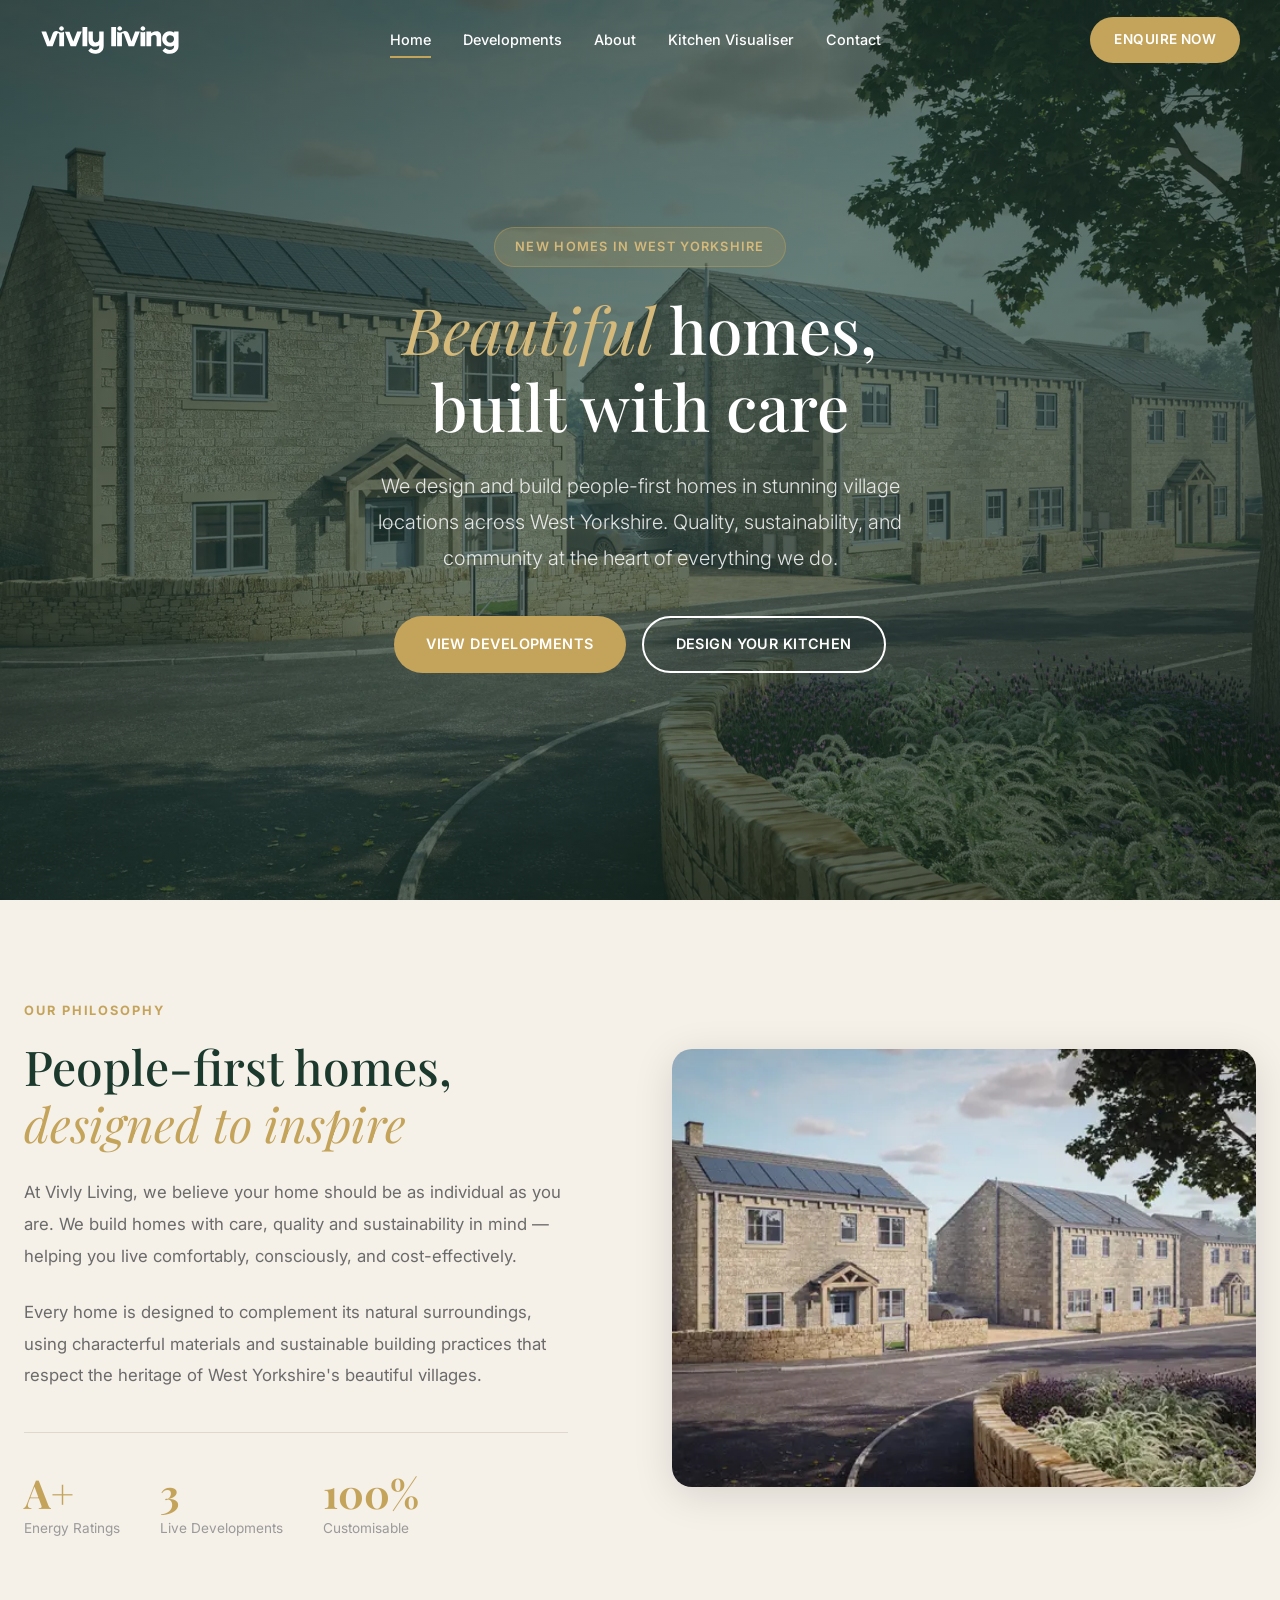
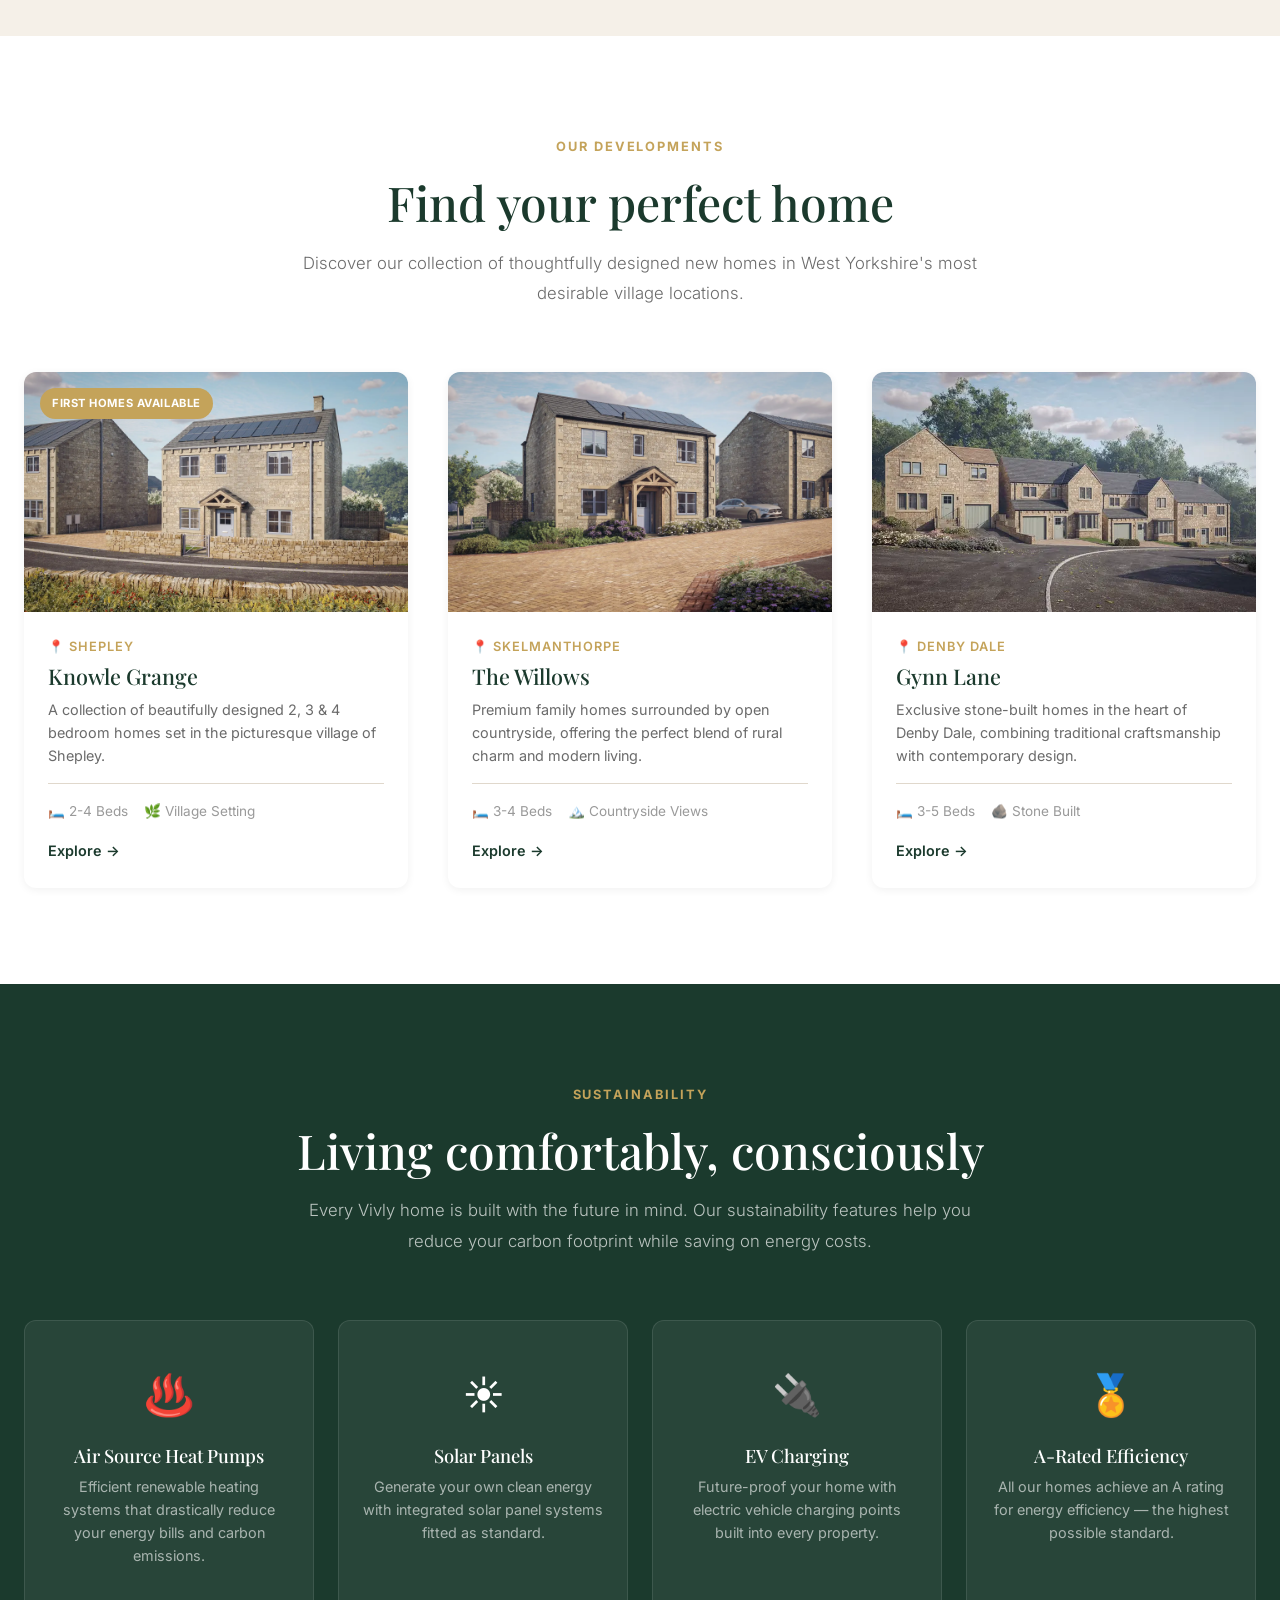
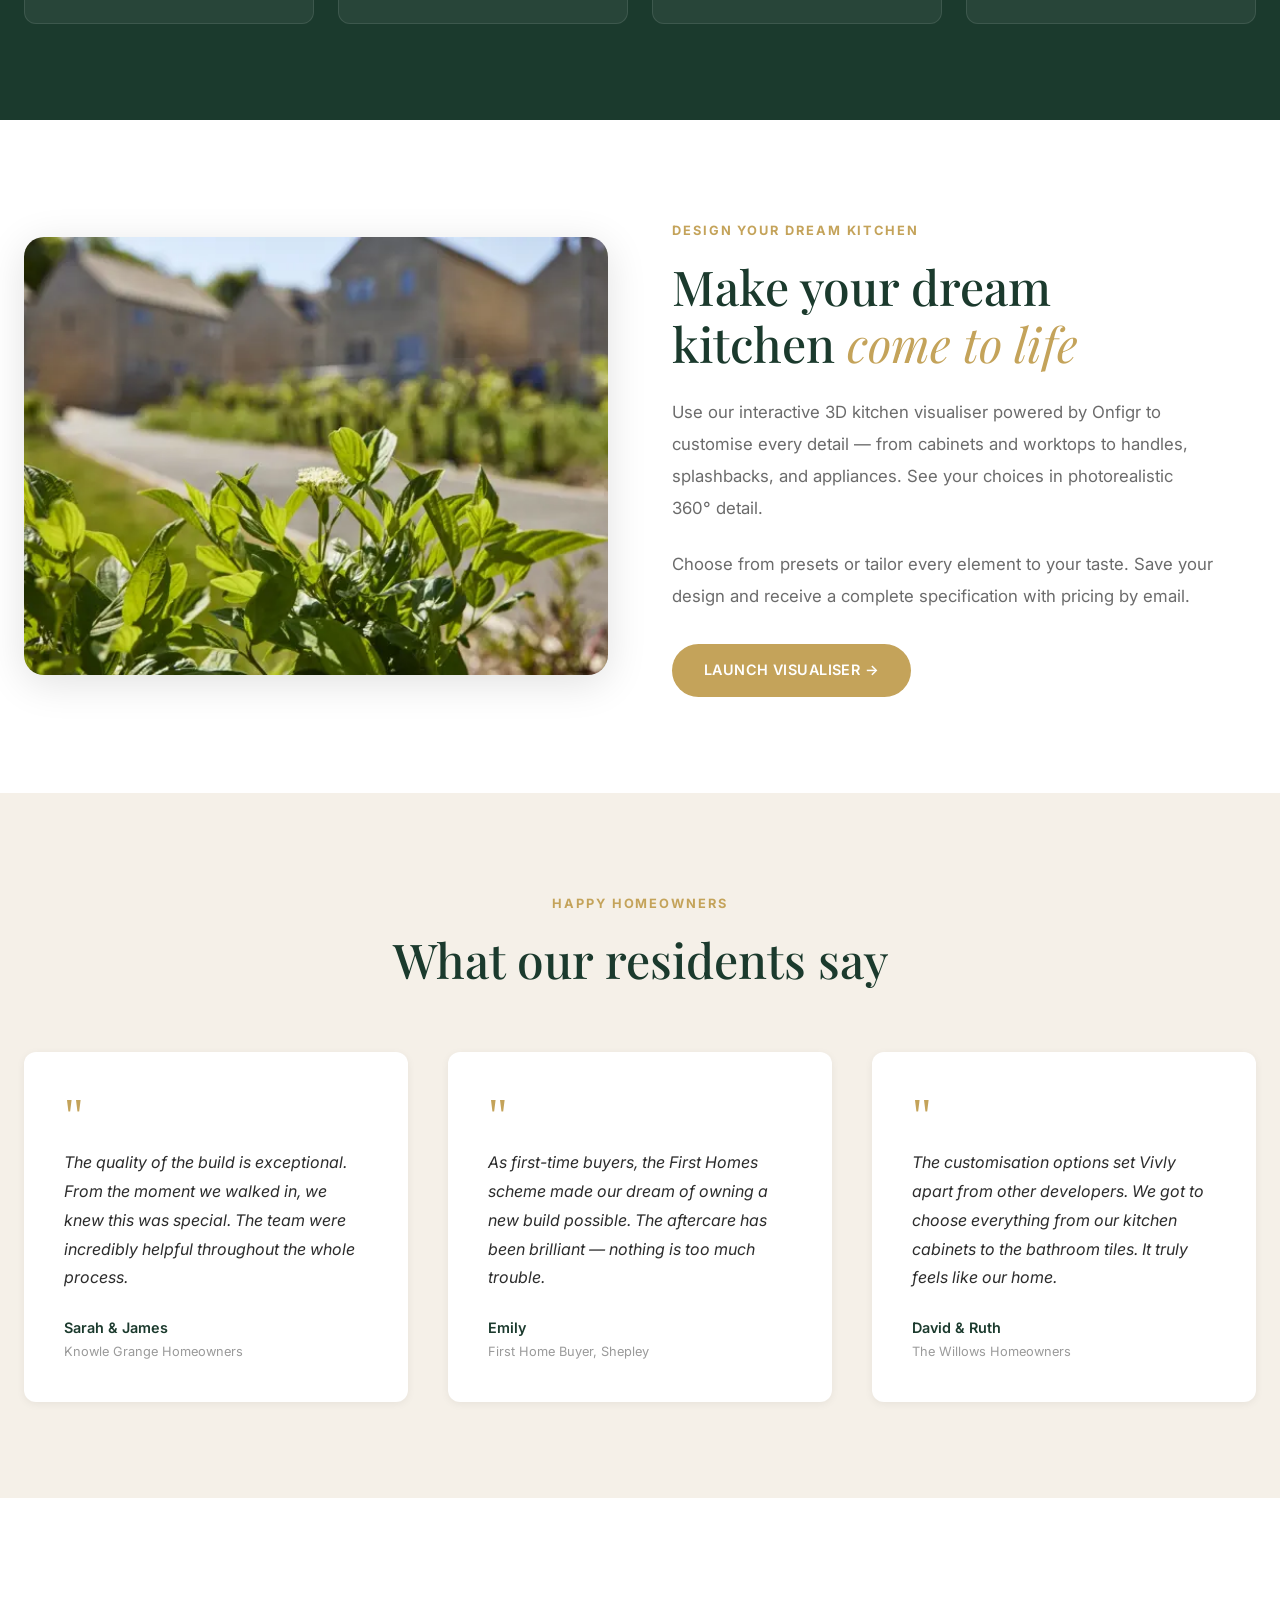
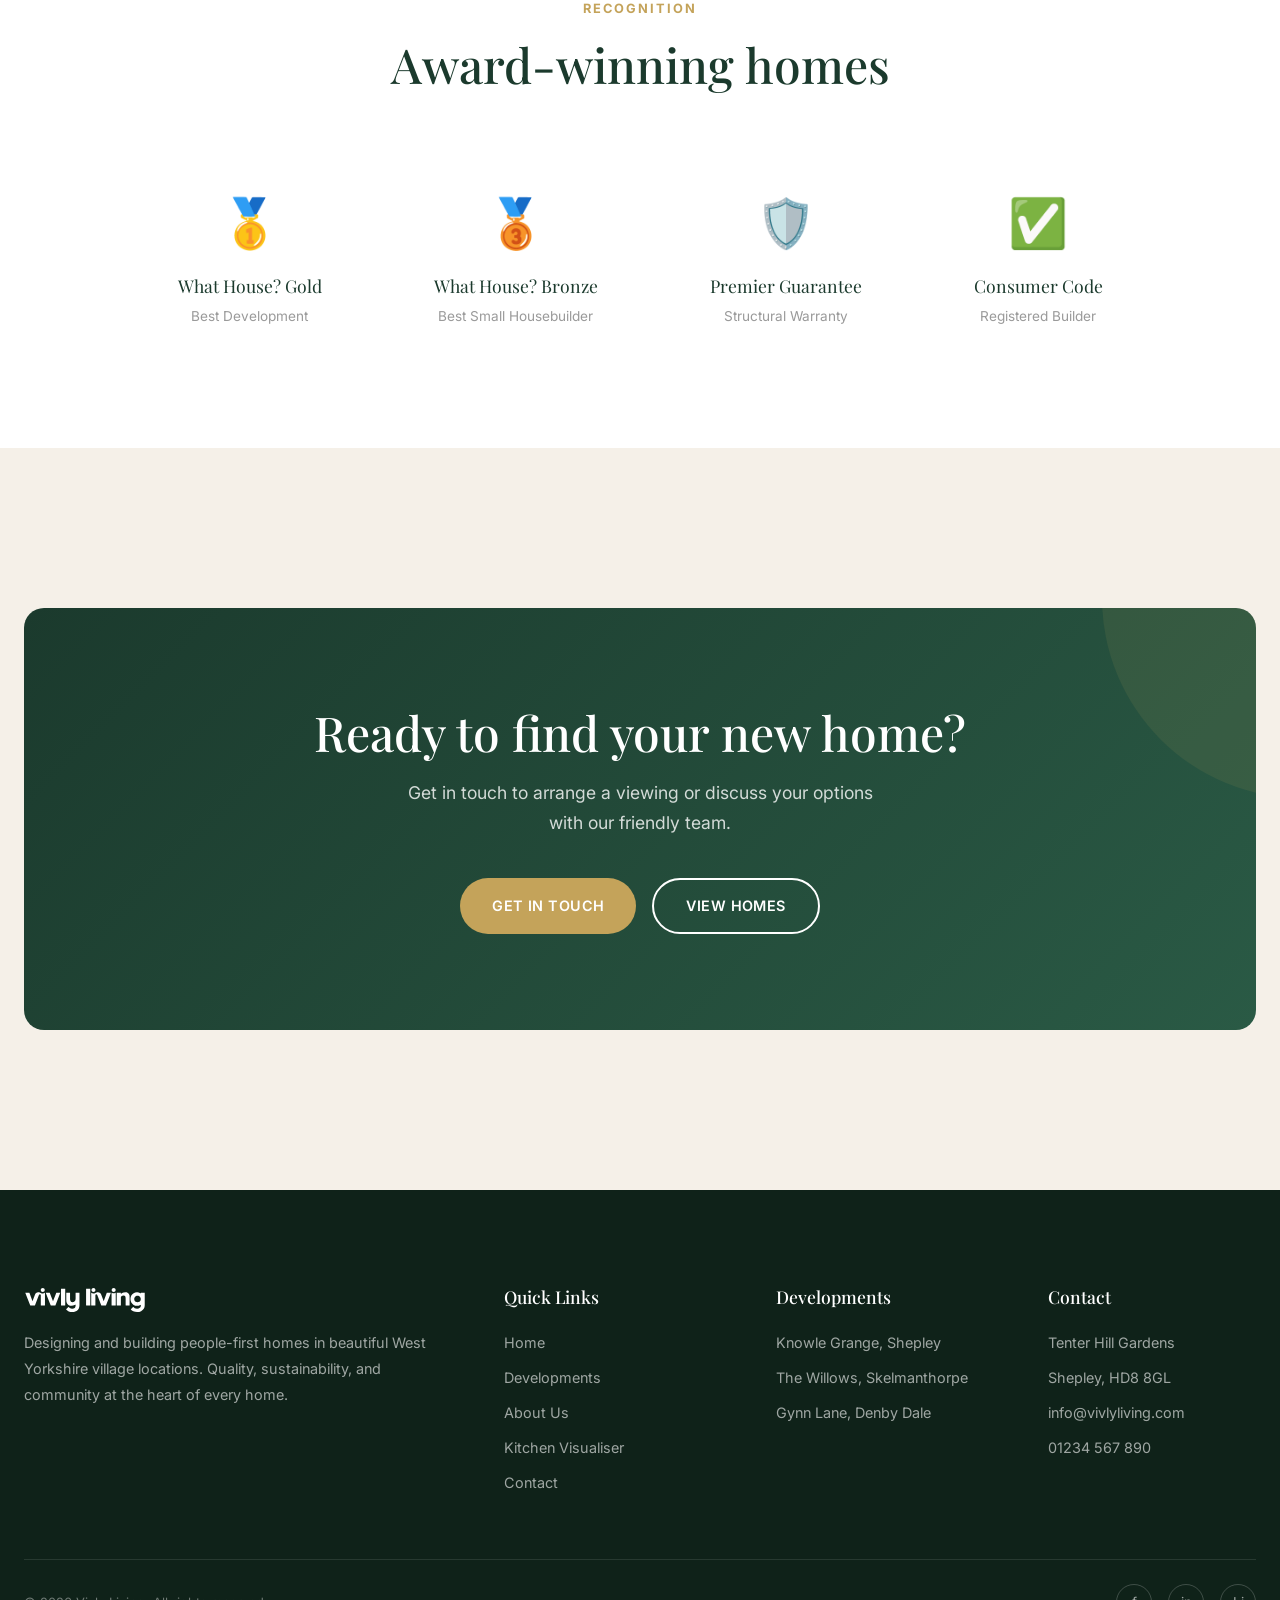
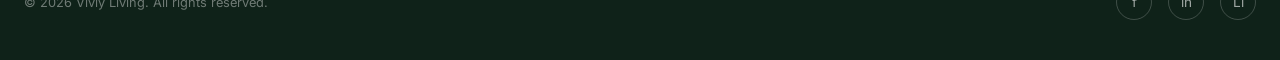
<file: index.html>
<!DOCTYPE html>
<html lang="en">

<head>
    <meta charset="UTF-8">
    <meta name="viewport" content="width=device-width, initial-scale=1.0">
    <meta name="description"
        content="Vivly Living — Beautiful new build homes in West Yorkshire villages. Quality, sustainability, and community at the heart of every home we build.">
    <title>Vivly Living — People-First Homes in West Yorkshire</title>
    <link rel="stylesheet" href="css/style.css">
    <link rel="icon" type="image/svg+xml"
        href="data:image/svg+xml,<svg xmlns='http://www.w3.org/2000/svg' viewBox='0 0 100 100'><text y='.9em' font-size='80'>🏠</text></svg>">
</head>

<body>

    <!-- Header -->
    <header class="header" id="header">
        <div class="header__inner">
            <a href="index.html" class="header__logo">
                <img src="logo-white.svg" alt="Vivly Living" class="header__logo-img header__logo-img--white">
                <img src="logo.svg" alt="Vivly Living" class="header__logo-img header__logo-img--dark">
            </a>

            <nav class="nav">
                <a href="index.html" class="nav__link nav__link--active">Home</a>
                <a href="developments.html" class="nav__link">Developments</a>
                <a href="about.html" class="nav__link">About</a>
                <a href="configurator.html" class="nav__link">Kitchen Visualiser</a>
                <a href="contact.html" class="nav__link">Contact</a>
            </nav>

            <a href="contact.html" class="btn btn--primary header__cta header__cta--desktop">Enquire Now</a>

            <button class="hamburger" aria-label="Toggle navigation">
                <span></span>
                <span></span>
                <span></span>
            </button>
        </div>
    </header>

    <!-- Mobile Nav -->
    <div class="mobile-nav">
        <a href="index.html" class="mobile-nav__link">Home</a>
        <a href="developments.html" class="mobile-nav__link">Developments</a>
        <a href="about.html" class="mobile-nav__link">About</a>
        <a href="configurator.html" class="mobile-nav__link">Kitchen Visualiser</a>
        <a href="contact.html" class="mobile-nav__link">Contact</a>
        <a href="contact.html" class="btn btn--primary" style="margin-top: 1rem;">Enquire Now</a>
    </div>

    <!-- Hero -->
    <section class="hero" id="hero">
        <div class="hero__bg" style="background: url('images/vivly4') center/cover no-repeat;"></div>
        <div class="hero__overlay"
            style="background: linear-gradient(135deg, rgba(15,34,25,0.72) 0%, rgba(27,58,45,0.6) 50%, rgba(15,34,25,0.7) 100%);">
        </div>
        <div class="hero__content">
            <div class="hero__badge">New Homes in West Yorkshire</div>
            <h1 class="hero__title">
                <em>Beautiful</em> homes,<br>built with care
            </h1>
            <p class="hero__subtitle">
                We design and build people-first homes in stunning village locations across West Yorkshire.
                Quality, sustainability, and community at the heart of everything we do.
            </p>
            <div class="hero__actions">
                <a href="developments.html" class="btn btn--primary">View Developments</a>
                <a href="configurator.html" class="btn btn--secondary">Design Your Kitchen</a>
            </div>
        </div>

    </section>

    <!-- Brand Intro -->
    <section class="section" id="about-intro">
        <div class="container">
            <div class="brand-intro">
                <div class="brand-intro__content reveal">
                    <span class="section__label">Our Philosophy</span>
                    <h2 class="brand-intro__title">People-first homes, <em>designed to inspire</em></h2>
                    <p class="brand-intro__text">
                        At Vivly Living, we believe your home should be as individual as you are. We build homes with
                        care,
                        quality and sustainability in mind — helping you live comfortably, consciously, and
                        cost-effectively.
                    </p>
                    <p class="brand-intro__text">
                        Every home is designed to complement its natural surroundings, using characterful materials and
                        sustainable building practices that respect the heritage of West Yorkshire's beautiful villages.
                    </p>
                    <div class="brand-intro__stats">
                        <div class="stat">
                            <div class="stat__number">A+</div>
                            <div class="stat__label">Energy Ratings</div>
                        </div>
                        <div class="stat">
                            <div class="stat__number">3</div>
                            <div class="stat__label">Live Developments</div>
                        </div>
                        <div class="stat">
                            <div class="stat__number">100%</div>
                            <div class="stat__label">Customisable</div>
                        </div>
                    </div>
                </div>
                <div class="brand-intro__image reveal" style="background: url('images/vivly3') center/cover no-repeat;">
                </div>
            </div>
        </div>
    </section>

    <!-- Developments -->
    <section class="section section--white" id="developments">
        <div class="container">
            <div class="section__header reveal">
                <span class="section__label">Our Developments</span>
                <h2 class="section__title">Find your perfect home</h2>
                <p class="section__subtitle">Discover our collection of thoughtfully designed new homes in West
                    Yorkshire's most desirable village locations.</p>
            </div>

            <div class="developments-grid">
                <!-- Knowle Grange -->
                <div class="dev-card reveal">
                    <div class="dev-card__image" style="background: url('images/house1.webp') center/cover no-repeat;">
                    </div>
                    <span class="dev-card__badge">First Homes Available</span>
                    <div class="dev-card__body">
                        <div class="dev-card__location">📍 Shepley</div>
                        <h3 class="dev-card__name">Knowle Grange</h3>
                        <p class="dev-card__desc">A collection of beautifully designed 2, 3 & 4 bedroom homes set in the
                            picturesque village of Shepley.</p>
                        <div class="dev-card__meta">
                            <span class="dev-card__meta-item">🛏️ 2-4 Beds</span>
                            <span class="dev-card__meta-item">🌿 Village Setting</span>
                        </div>
                        <a href="developments.html" class="dev-card__link">Explore →</a>
                    </div>
                </div>

                <!-- The Willows -->
                <div class="dev-card reveal">
                    <div class="dev-card__image" style="background: url('images/house2.webp') center/cover no-repeat;">
                    </div>
                    <div class="dev-card__body">
                        <div class="dev-card__location">📍 Skelmanthorpe</div>
                        <h3 class="dev-card__name">The Willows</h3>
                        <p class="dev-card__desc">Premium family homes surrounded by open countryside, offering the
                            perfect blend of rural charm and modern living.</p>
                        <div class="dev-card__meta">
                            <span class="dev-card__meta-item">🛏️ 3-4 Beds</span>
                            <span class="dev-card__meta-item">🏔️ Countryside Views</span>
                        </div>
                        <a href="developments.html" class="dev-card__link">Explore →</a>
                    </div>
                </div>

                <!-- Gynn Lane -->
                <div class="dev-card reveal">
                    <div class="dev-card__image" style="background: url('images/vivly5') center/cover no-repeat;">
                    </div>
                    <div class="dev-card__body">
                        <div class="dev-card__location">📍 Denby Dale</div>
                        <h3 class="dev-card__name">Gynn Lane</h3>
                        <p class="dev-card__desc">Exclusive stone-built homes in the heart of Denby Dale, combining
                            traditional craftsmanship with contemporary design.</p>
                        <div class="dev-card__meta">
                            <span class="dev-card__meta-item">🛏️ 3-5 Beds</span>
                            <span class="dev-card__meta-item">🪨 Stone Built</span>
                        </div>
                        <a href="developments.html" class="dev-card__link">Explore →</a>
                    </div>
                </div>
            </div>
        </div>
    </section>

    <!-- Sustainability -->
    <section class="section section--dark" id="sustainability">
        <div class="container">
            <div class="section__header reveal">
                <span class="section__label">Sustainability</span>
                <h2 class="section__title">Living comfortably, consciously</h2>
                <p class="section__subtitle">Every Vivly home is built with the future in mind. Our sustainability
                    features help you reduce your carbon footprint while saving on energy costs.</p>
            </div>

            <div class="sustain-grid">
                <div class="sustain-card reveal">
                    <div class="sustain-card__icon">♨️</div>
                    <h4 class="sustain-card__title">Air Source Heat Pumps</h4>
                    <p class="sustain-card__text">Efficient renewable heating systems that drastically reduce your
                        energy bills and carbon emissions.</p>
                </div>
                <div class="sustain-card reveal">
                    <div class="sustain-card__icon">☀️</div>
                    <h4 class="sustain-card__title">Solar Panels</h4>
                    <p class="sustain-card__text">Generate your own clean energy with integrated solar panel systems
                        fitted as standard.</p>
                </div>
                <div class="sustain-card reveal">
                    <div class="sustain-card__icon">🔌</div>
                    <h4 class="sustain-card__title">EV Charging</h4>
                    <p class="sustain-card__text">Future-proof your home with electric vehicle charging points built
                        into every property.</p>
                </div>
                <div class="sustain-card reveal">
                    <div class="sustain-card__icon">🏅</div>
                    <h4 class="sustain-card__title">A-Rated Efficiency</h4>
                    <p class="sustain-card__text">All our homes achieve an A rating for energy efficiency — the highest
                        possible standard.</p>
                </div>
            </div>
        </div>
    </section>

    <!-- Kitchen Configurator CTA -->
    <section class="section section--white" id="configurator-cta">
        <div class="container">
            <div class="brand-intro">
                <div class="brand-intro__image reveal" style="background: url('images/vivly1') center/cover no-repeat;">
                </div>
                <div class="brand-intro__content reveal">
                    <span class="section__label">Design Your Dream Kitchen</span>
                    <h2 class="brand-intro__title">Make your dream kitchen <em>come to life</em></h2>
                    <p class="brand-intro__text">
                        Use our interactive 3D kitchen visualiser powered by Onfigr to customise every detail —
                        from cabinets and worktops to handles, splashbacks, and appliances. See your choices in
                        photorealistic 360° detail.
                    </p>
                    <p class="brand-intro__text">
                        Choose from presets or tailor every element to your taste. Save your design and receive
                        a complete specification with pricing by email.
                    </p>
                    <a href="configurator.html" class="btn btn--primary" style="margin-top: 0.5rem;">Launch Visualiser
                        →</a>
                </div>
            </div>
        </div>
    </section>

    <!-- Testimonials -->
    <section class="section" id="testimonials">
        <div class="container">
            <div class="section__header reveal">
                <span class="section__label">Happy Homeowners</span>
                <h2 class="section__title">What our residents say</h2>
            </div>

            <div class="testimonials-grid">
                <div class="testimonial-card reveal">
                    <div class="testimonial-card__quote">"</div>
                    <p class="testimonial-card__text">The quality of the build is exceptional. From the moment we walked
                        in, we knew this was special. The team were incredibly helpful throughout the whole process.</p>
                    <div class="testimonial-card__author">Sarah & James</div>
                    <div class="testimonial-card__role">Knowle Grange Homeowners</div>
                </div>
                <div class="testimonial-card reveal">
                    <div class="testimonial-card__quote">"</div>
                    <p class="testimonial-card__text">As first-time buyers, the First Homes scheme made our dream of
                        owning a new build possible. The aftercare has been brilliant — nothing is too much trouble.</p>
                    <div class="testimonial-card__author">Emily</div>
                    <div class="testimonial-card__role">First Home Buyer, Shepley</div>
                </div>
                <div class="testimonial-card reveal">
                    <div class="testimonial-card__quote">"</div>
                    <p class="testimonial-card__text">The customisation options set Vivly apart from other developers.
                        We got to choose everything from our kitchen cabinets to the bathroom tiles. It truly feels like
                        our home.</p>
                    <div class="testimonial-card__author">David & Ruth</div>
                    <div class="testimonial-card__role">The Willows Homeowners</div>
                </div>
            </div>
        </div>
    </section>

    <!-- Awards -->
    <section class="section section--white" id="awards">
        <div class="container">
            <div class="section__header reveal">
                <span class="section__label">Recognition</span>
                <h2 class="section__title">Award-winning homes</h2>
            </div>
            <div class="awards-row reveal">
                <div class="award-item">
                    <div class="award-item__icon">🥇</div>
                    <div class="award-item__title">What House? Gold</div>
                    <div class="award-item__desc">Best Development</div>
                </div>
                <div class="award-item">
                    <div class="award-item__icon">🥉</div>
                    <div class="award-item__title">What House? Bronze</div>
                    <div class="award-item__desc">Best Small Housebuilder</div>
                </div>
                <div class="award-item">
                    <div class="award-item__icon">🛡️</div>
                    <div class="award-item__title">Premier Guarantee</div>
                    <div class="award-item__desc">Structural Warranty</div>
                </div>
                <div class="award-item">
                    <div class="award-item__icon">✅</div>
                    <div class="award-item__title">Consumer Code</div>
                    <div class="award-item__desc">Registered Builder</div>
                </div>
            </div>
        </div>
    </section>

    <!-- CTA Banner -->
    <section class="section">
        <div class="container">
            <div class="cta-banner reveal">
                <h2>Ready to find your new home?</h2>
                <p>Get in touch to arrange a viewing or discuss your options with our friendly team.</p>
                <div class="hero__actions">
                    <a href="contact.html" class="btn btn--primary">Get In Touch</a>
                    <a href="developments.html" class="btn btn--secondary">View Homes</a>
                </div>
            </div>
        </div>
    </section>

    <!-- Footer -->
    <footer class="footer">
        <div class="container">
            <div class="footer__grid">
                <div>
                    <img src="logo-white.svg" alt="Vivly Living" class="footer__logo-img">
                    <p class="footer__brand-desc">
                        Designing and building people-first homes in beautiful West Yorkshire village locations.
                        Quality, sustainability, and community at the heart of every home.
                    </p>
                </div>
                <div>
                    <h4 class="footer__heading">Quick Links</h4>
                    <div class="footer__links">
                        <a href="index.html" class="footer__link">Home</a>
                        <a href="developments.html" class="footer__link">Developments</a>
                        <a href="about.html" class="footer__link">About Us</a>
                        <a href="configurator.html" class="footer__link">Kitchen Visualiser</a>
                        <a href="contact.html" class="footer__link">Contact</a>
                    </div>
                </div>
                <div>
                    <h4 class="footer__heading">Developments</h4>
                    <div class="footer__links">
                        <a href="developments.html" class="footer__link">Knowle Grange, Shepley</a>
                        <a href="developments.html" class="footer__link">The Willows, Skelmanthorpe</a>
                        <a href="developments.html" class="footer__link">Gynn Lane, Denby Dale</a>
                    </div>
                </div>
                <div>
                    <h4 class="footer__heading">Contact</h4>
                    <div class="footer__links">
                        <span class="footer__link">Tenter Hill Gardens</span>
                        <span class="footer__link">Shepley, HD8 8GL</span>
                        <a href="mailto:info@vivlyliving.com" class="footer__link">info@vivlyliving.com</a>
                        <a href="tel:+441234567890" class="footer__link">01234 567 890</a>
                    </div>
                </div>
            </div>
            <div class="footer__bottom">
                <span>&copy; 2026 Vivly Living. All rights reserved.</span>
                <div class="footer__socials">
                    <a href="#" class="footer__social" aria-label="Facebook">f</a>
                    <a href="#" class="footer__social" aria-label="Instagram">in</a>
                    <a href="#" class="footer__social" aria-label="LinkedIn">Li</a>
                </div>
            </div>
        </div>
    </footer>

    <script src="js/main.js"></script>
</body>

</html>
</file>
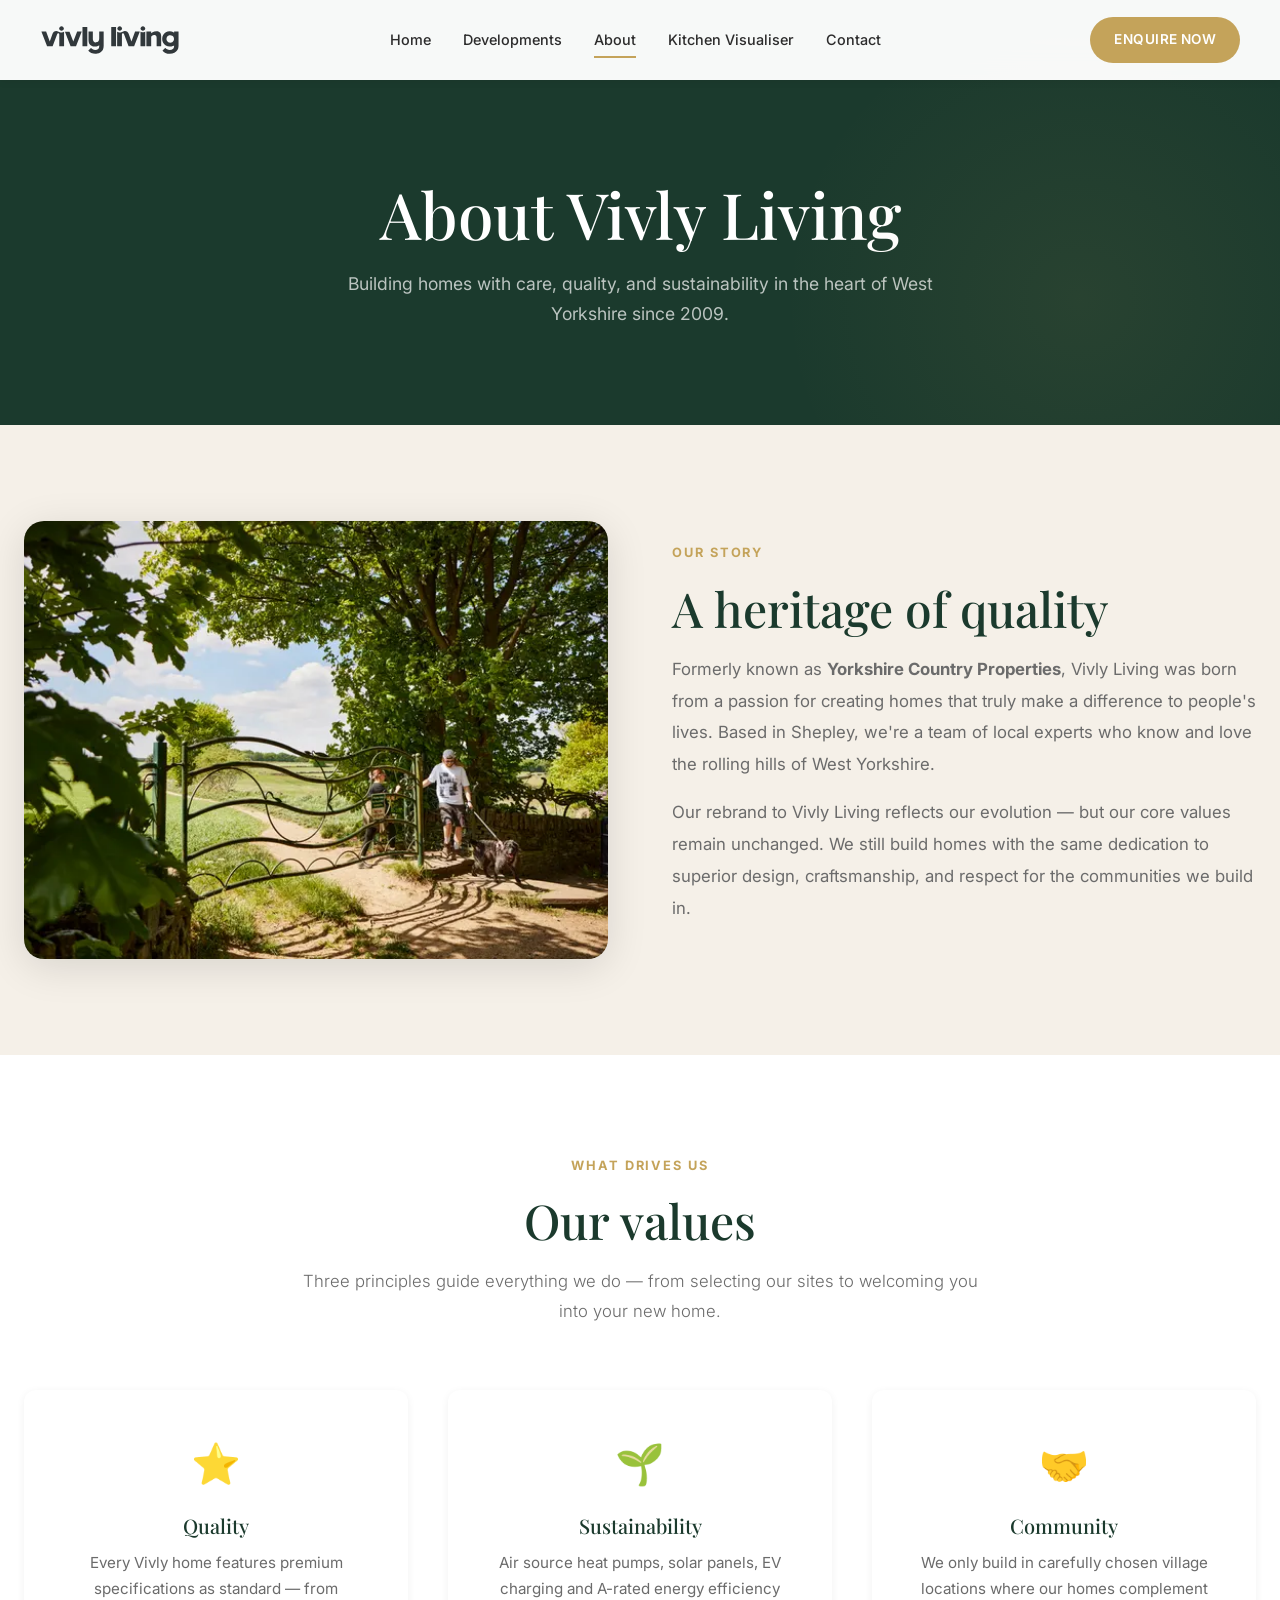
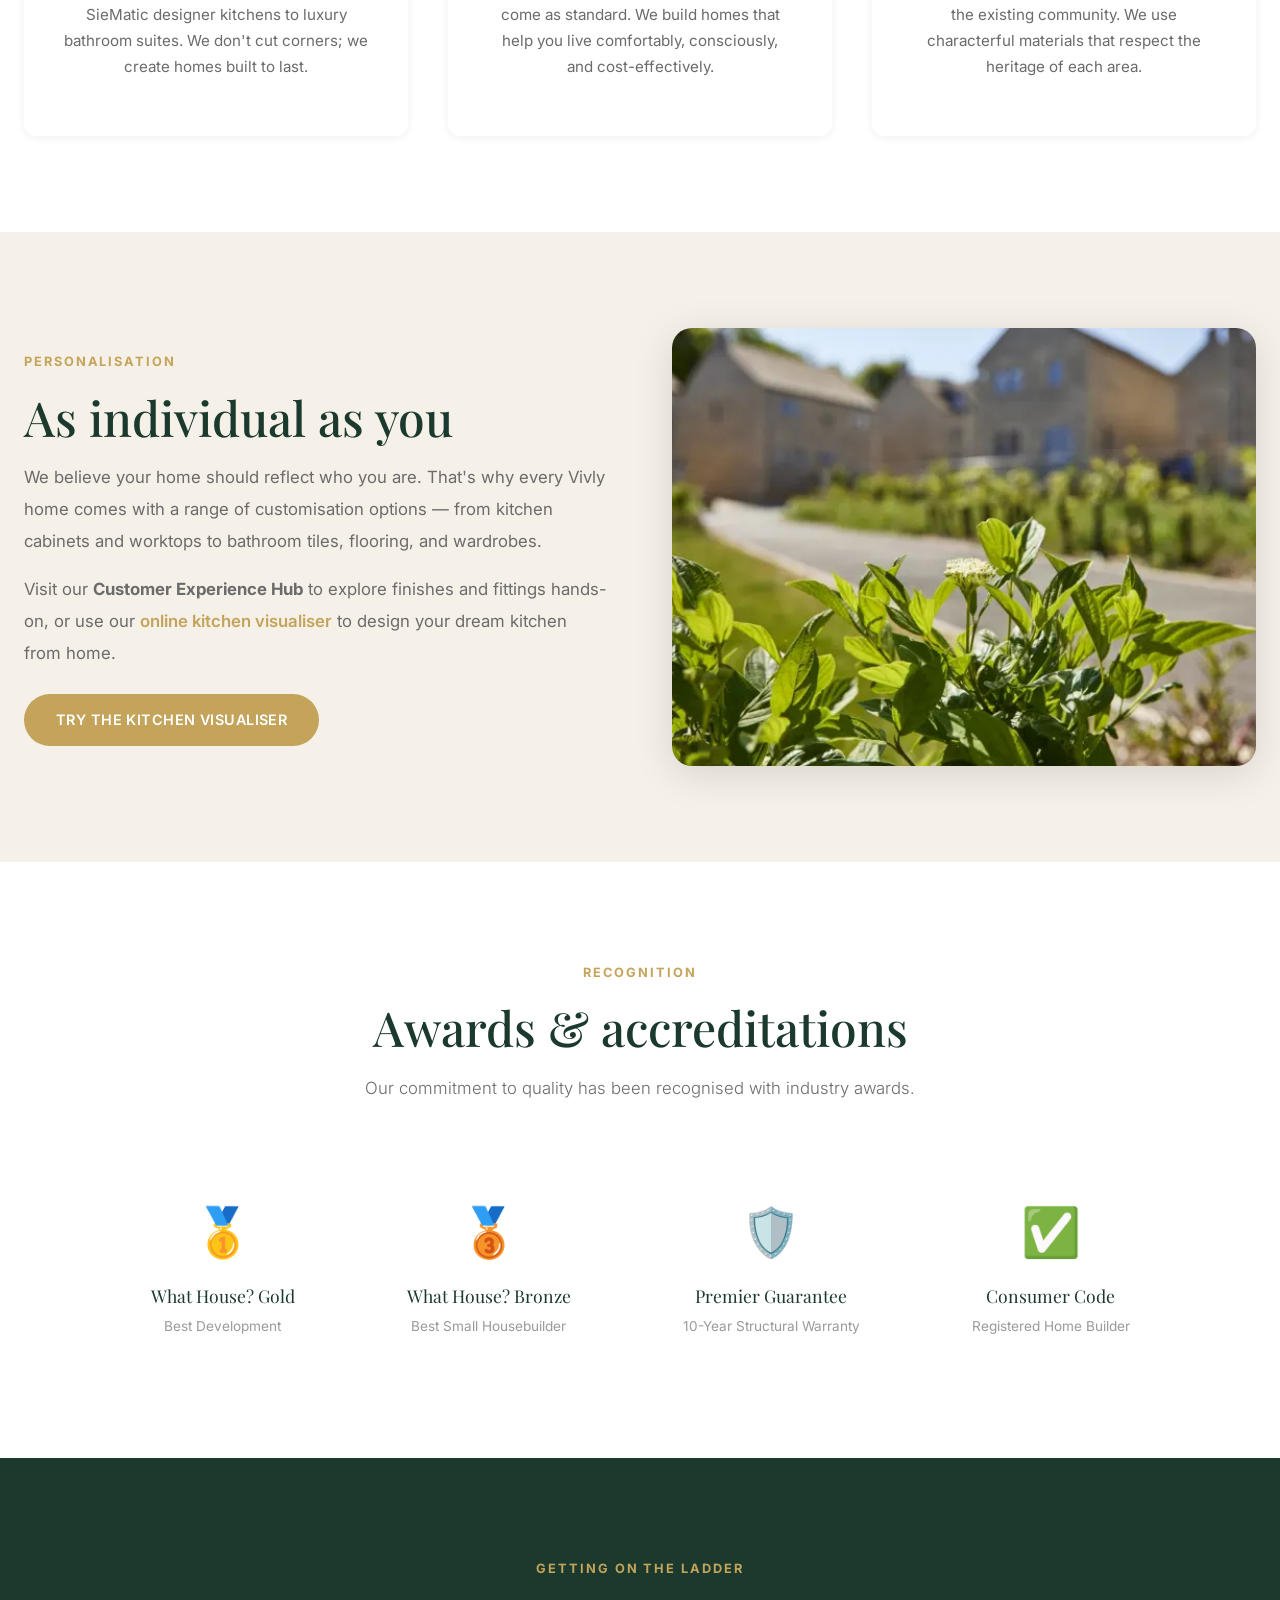
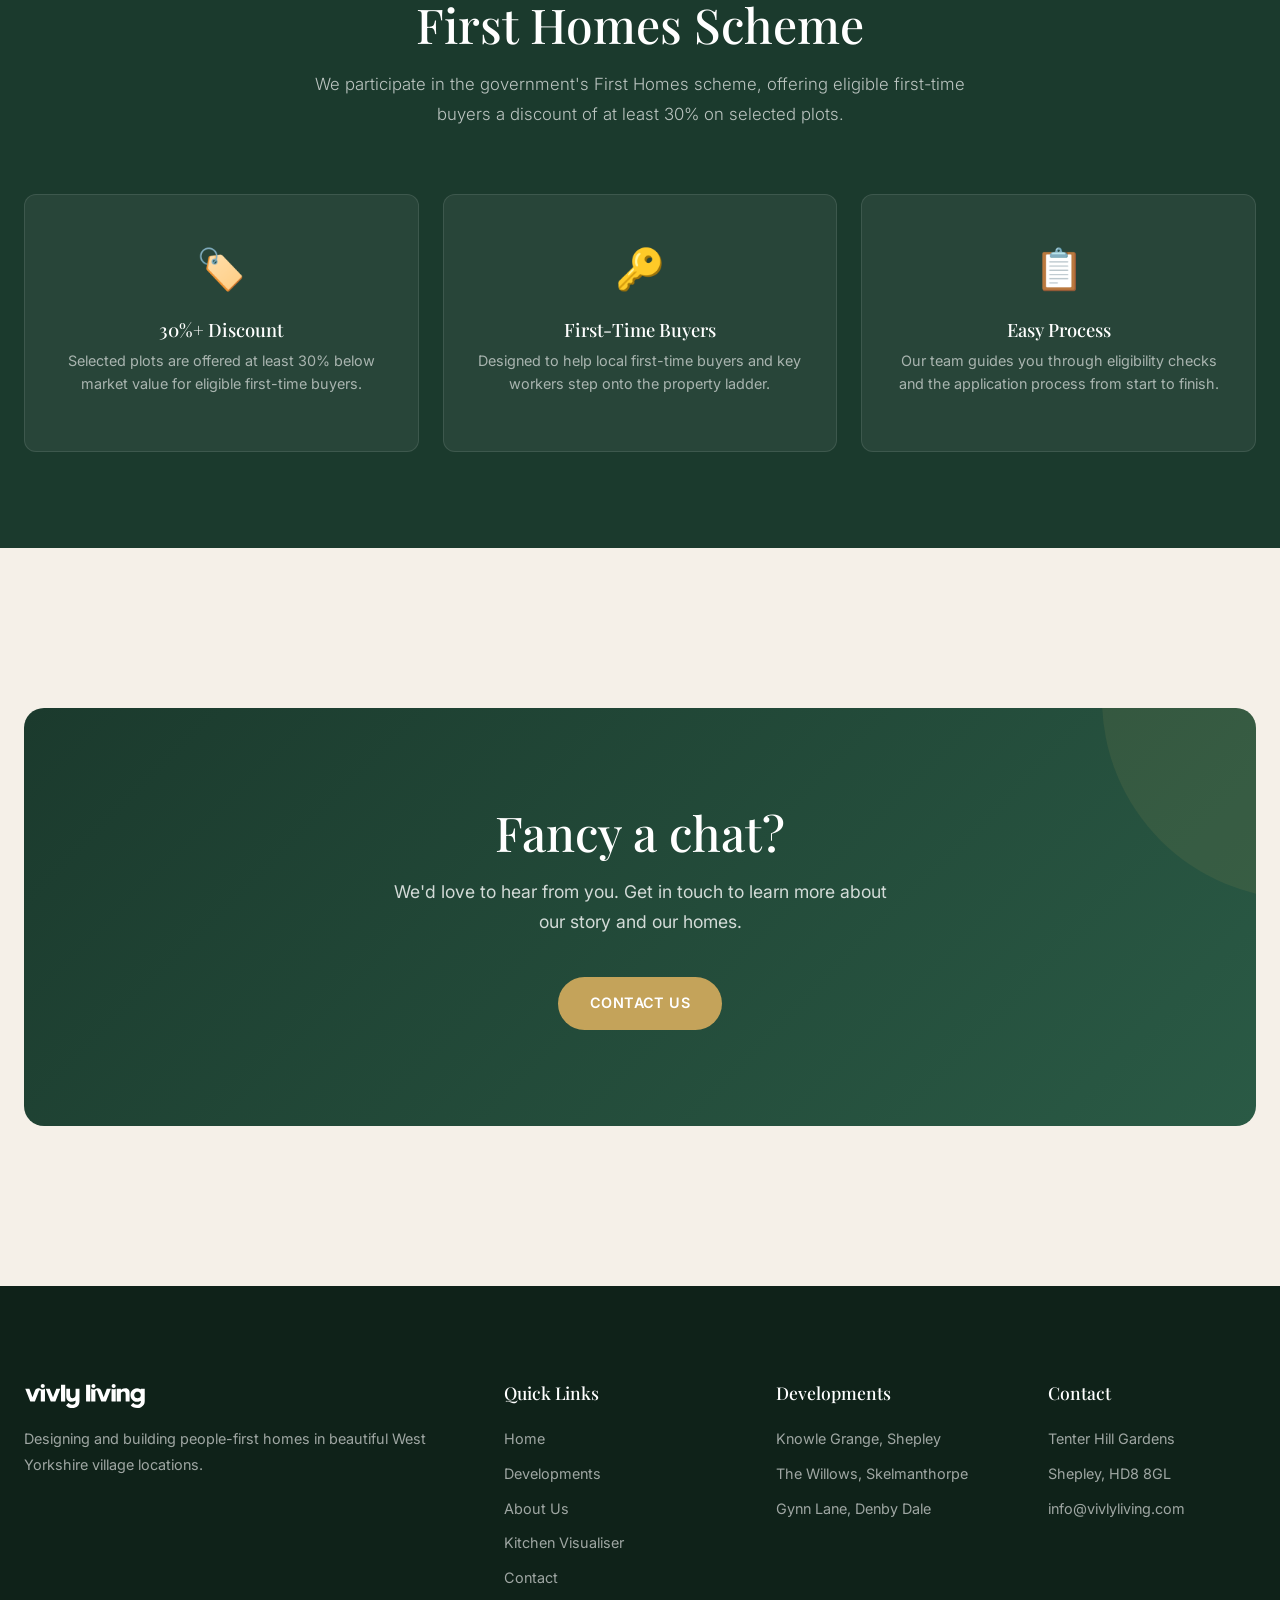
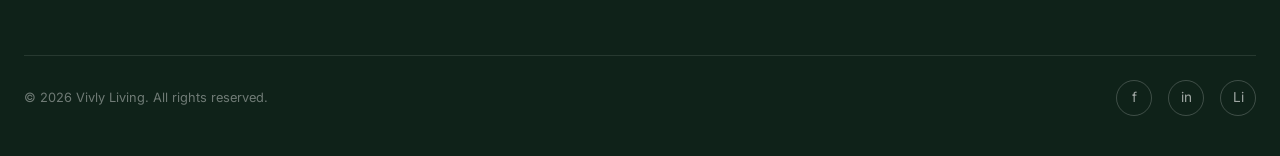
<file: about.html>
<!DOCTYPE html>
<html lang="en">

<head>
    <meta charset="UTF-8">
    <meta name="viewport" content="width=device-width, initial-scale=1.0">
    <meta name="description"
        content="About Vivly Living — formerly Yorkshire Country Properties. Discover our story, values, and commitment to quality sustainable homes in West Yorkshire.">
    <title>About Us — Vivly Living</title>
    <link rel="stylesheet" href="css/style.css">
    <link rel="icon" type="image/svg+xml"
        href="data:image/svg+xml,<svg xmlns='http://www.w3.org/2000/svg' viewBox='0 0 100 100'><text y='.9em' font-size='80'>🏠</text></svg>">
</head>

<body>

    <!-- Header -->
    <header class="header header--scrolled" id="header">
        <div class="header__inner">
            <a href="index.html" class="header__logo">
                <img src="logo.svg" alt="Vivly Living" class="header__logo-img">
            </a>
            <nav class="nav">
                <a href="index.html" class="nav__link">Home</a>
                <a href="developments.html" class="nav__link">Developments</a>
                <a href="about.html" class="nav__link nav__link--active">About</a>
                <a href="configurator.html" class="nav__link">Kitchen Visualiser</a>
                <a href="contact.html" class="nav__link">Contact</a>
            </nav>
            <a href="contact.html" class="btn btn--primary header__cta header__cta--desktop">Enquire Now</a>
            <button class="hamburger" aria-label="Toggle navigation">
                <span></span>
                <span></span>
                <span></span>
            </button>
        </div>
    </header>

    <div class="mobile-nav">
        <a href="index.html" class="mobile-nav__link">Home</a>
        <a href="developments.html" class="mobile-nav__link">Developments</a>
        <a href="about.html" class="mobile-nav__link">About</a>
        <a href="configurator.html" class="mobile-nav__link">Kitchen Visualiser</a>
        <a href="contact.html" class="mobile-nav__link">Contact</a>
        <a href="contact.html" class="btn btn--primary" style="margin-top: 1rem;">Enquire Now</a>
    </div>

    <!-- Page Hero -->
    <section class="page-hero">
        <h1>About Vivly Living</h1>
        <p>Building homes with care, quality, and sustainability in the heart of West Yorkshire since 2009.</p>
    </section>

    <!-- Our Story -->
    <section class="section">
        <div class="container">
            <div class="story-grid reveal">
                <div class="story-image" style="background: url('images/vivly2') center/cover no-repeat;">
                </div>
                <div>
                    <span class="section__label">Our Story</span>
                    <h2 style="margin-bottom: var(--space-sm);">A heritage of quality</h2>
                    <p style="color: var(--color-text-light); font-size: 1.05rem; line-height: 1.9;">
                        Formerly known as <strong>Yorkshire Country Properties</strong>, Vivly Living was born from a
                        passion
                        for creating homes that truly make a difference to people's lives. Based in Shepley, we're a
                        team
                        of local experts who know and love the rolling hills of West Yorkshire.
                    </p>
                    <p style="color: var(--color-text-light); font-size: 1.05rem; line-height: 1.9;">
                        Our rebrand to Vivly Living reflects our evolution — but our core values remain unchanged. We
                        still
                        build homes with the same dedication to superior design, craftsmanship, and respect for the
                        communities
                        we build in.
                    </p>
                </div>
            </div>
        </div>
    </section>

    <!-- Values -->
    <section class="section section--white">
        <div class="container">
            <div class="section__header reveal">
                <span class="section__label">What Drives Us</span>
                <h2 class="section__title">Our values</h2>
                <p class="section__subtitle">Three principles guide everything we do — from selecting our sites to
                    welcoming you into your new home.</p>
            </div>

            <div class="values-grid">
                <div class="value-card reveal">
                    <div class="value-card__icon">⭐</div>
                    <h4 class="value-card__title">Quality</h4>
                    <p class="value-card__text">
                        Every Vivly home features premium specifications as standard — from SieMatic designer kitchens
                        to luxury
                        bathroom suites. We don't cut corners; we create homes built to last.
                    </p>
                </div>
                <div class="value-card reveal">
                    <div class="value-card__icon">🌱</div>
                    <h4 class="value-card__title">Sustainability</h4>
                    <p class="value-card__text">
                        Air source heat pumps, solar panels, EV charging and A-rated energy efficiency come as standard.
                        We build homes that help you live comfortably, consciously, and cost-effectively.
                    </p>
                </div>
                <div class="value-card reveal">
                    <div class="value-card__icon">🤝</div>
                    <h4 class="value-card__title">Community</h4>
                    <p class="value-card__text">
                        We only build in carefully chosen village locations where our homes complement the existing
                        community.
                        We use characterful materials that respect the heritage of each area.
                    </p>
                </div>
            </div>
        </div>
    </section>

    <!-- Personalisation -->
    <section class="section">
        <div class="container">
            <div class="story-grid story-grid--reverse reveal">
                <div class="story-image" style="background: url('images/vivly1') center/cover no-repeat;">
                </div>
                <div>
                    <span class="section__label">Personalisation</span>
                    <h2 style="margin-bottom: var(--space-sm);">As individual as you</h2>
                    <p style="color: var(--color-text-light); font-size: 1.05rem; line-height: 1.9;">
                        We believe your home should reflect who you are. That's why every Vivly home comes with
                        a range of customisation options — from kitchen cabinets and worktops to bathroom tiles,
                        flooring, and wardrobes.
                    </p>
                    <p style="color: var(--color-text-light); font-size: 1.05rem; line-height: 1.9;">
                        Visit our <strong>Customer Experience Hub</strong> to explore finishes and fittings hands-on,
                        or use our <a href="configurator.html"
                            style="color: var(--color-accent); font-weight: 600;">online kitchen visualiser</a>
                        to design your dream kitchen from home.
                    </p>
                    <a href="configurator.html" class="btn btn--primary" style="margin-top: 0.5rem;">Try the Kitchen
                        Visualiser</a>
                </div>
            </div>
        </div>
    </section>

    <!-- Awards -->
    <section class="section section--white">
        <div class="container">
            <div class="section__header reveal">
                <span class="section__label">Recognition</span>
                <h2 class="section__title">Awards & accreditations</h2>
                <p class="section__subtitle">Our commitment to quality has been recognised with industry awards.</p>
            </div>
            <div class="awards-row reveal">
                <div class="award-item">
                    <div class="award-item__icon">🥇</div>
                    <div class="award-item__title">What House? Gold</div>
                    <div class="award-item__desc">Best Development</div>
                </div>
                <div class="award-item">
                    <div class="award-item__icon">🥉</div>
                    <div class="award-item__title">What House? Bronze</div>
                    <div class="award-item__desc">Best Small Housebuilder</div>
                </div>
                <div class="award-item">
                    <div class="award-item__icon">🛡️</div>
                    <div class="award-item__title">Premier Guarantee</div>
                    <div class="award-item__desc">10-Year Structural Warranty</div>
                </div>
                <div class="award-item">
                    <div class="award-item__icon">✅</div>
                    <div class="award-item__title">Consumer Code</div>
                    <div class="award-item__desc">Registered Home Builder</div>
                </div>
            </div>
        </div>
    </section>

    <!-- First Homes -->
    <section class="section section--dark">
        <div class="container">
            <div class="section__header reveal">
                <span class="section__label">Getting on the Ladder</span>
                <h2 class="section__title">First Homes Scheme</h2>
                <p class="section__subtitle">We participate in the government's First Homes scheme, offering eligible
                    first-time buyers a discount of at least 30% on selected plots.</p>
            </div>
            <div class="sustain-grid" style="grid-template-columns: repeat(3, 1fr);">
                <div class="sustain-card reveal">
                    <div class="sustain-card__icon">🏷️</div>
                    <h4 class="sustain-card__title">30%+ Discount</h4>
                    <p class="sustain-card__text">Selected plots are offered at least 30% below market value for
                        eligible first-time buyers.</p>
                </div>
                <div class="sustain-card reveal">
                    <div class="sustain-card__icon">🔑</div>
                    <h4 class="sustain-card__title">First-Time Buyers</h4>
                    <p class="sustain-card__text">Designed to help local first-time buyers and key workers step onto the
                        property ladder.</p>
                </div>
                <div class="sustain-card reveal">
                    <div class="sustain-card__icon">📋</div>
                    <h4 class="sustain-card__title">Easy Process</h4>
                    <p class="sustain-card__text">Our team guides you through eligibility checks and the application
                        process from start to finish.</p>
                </div>
            </div>
        </div>
    </section>

    <!-- CTA -->
    <section class="section">
        <div class="container">
            <div class="cta-banner reveal">
                <h2>Fancy a chat?</h2>
                <p>We'd love to hear from you. Get in touch to learn more about our story and our homes.</p>
                <a href="contact.html" class="btn btn--primary">Contact Us</a>
            </div>
        </div>
    </section>

    <!-- Footer -->
    <footer class="footer">
        <div class="container">
            <div class="footer__grid">
                <div>
                    <img src="logo-white.svg" alt="Vivly Living" class="footer__logo-img">
                    <p class="footer__brand-desc">Designing and building people-first homes in beautiful West Yorkshire
                        village locations.</p>
                </div>
                <div>
                    <h4 class="footer__heading">Quick Links</h4>
                    <div class="footer__links">
                        <a href="index.html" class="footer__link">Home</a>
                        <a href="developments.html" class="footer__link">Developments</a>
                        <a href="about.html" class="footer__link">About Us</a>
                        <a href="configurator.html" class="footer__link">Kitchen Visualiser</a>
                        <a href="contact.html" class="footer__link">Contact</a>
                    </div>
                </div>
                <div>
                    <h4 class="footer__heading">Developments</h4>
                    <div class="footer__links">
                        <a href="developments.html" class="footer__link">Knowle Grange, Shepley</a>
                        <a href="developments.html" class="footer__link">The Willows, Skelmanthorpe</a>
                        <a href="developments.html" class="footer__link">Gynn Lane, Denby Dale</a>
                    </div>
                </div>
                <div>
                    <h4 class="footer__heading">Contact</h4>
                    <div class="footer__links">
                        <span class="footer__link">Tenter Hill Gardens</span>
                        <span class="footer__link">Shepley, HD8 8GL</span>
                        <a href="mailto:info@vivlyliving.com" class="footer__link">info@vivlyliving.com</a>
                    </div>
                </div>
            </div>
            <div class="footer__bottom">
                <span>&copy; 2026 Vivly Living. All rights reserved.</span>
                <div class="footer__socials">
                    <a href="#" class="footer__social" aria-label="Facebook">f</a>
                    <a href="#" class="footer__social" aria-label="Instagram">in</a>
                    <a href="#" class="footer__social" aria-label="LinkedIn">Li</a>
                </div>
            </div>
        </div>
    </footer>

    <script src="js/main.js"></script>
</body>

</html>
</file>
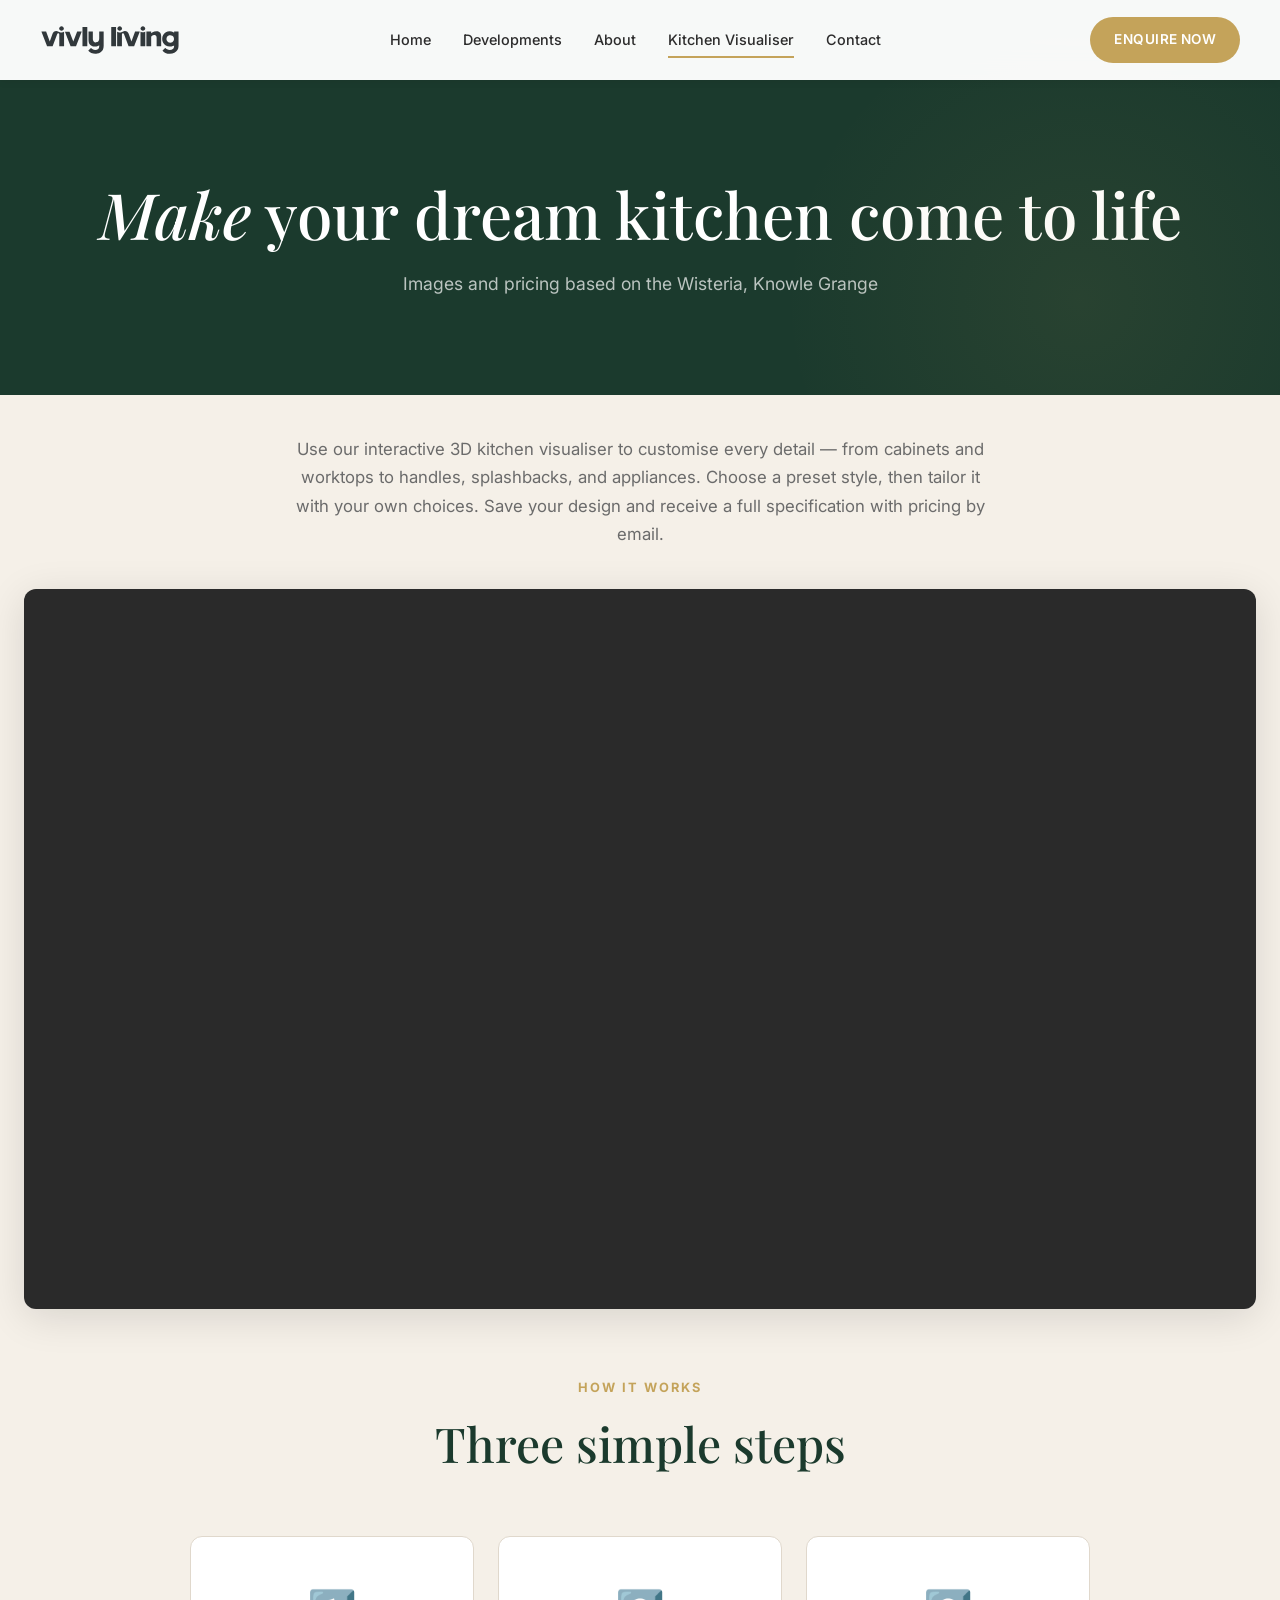
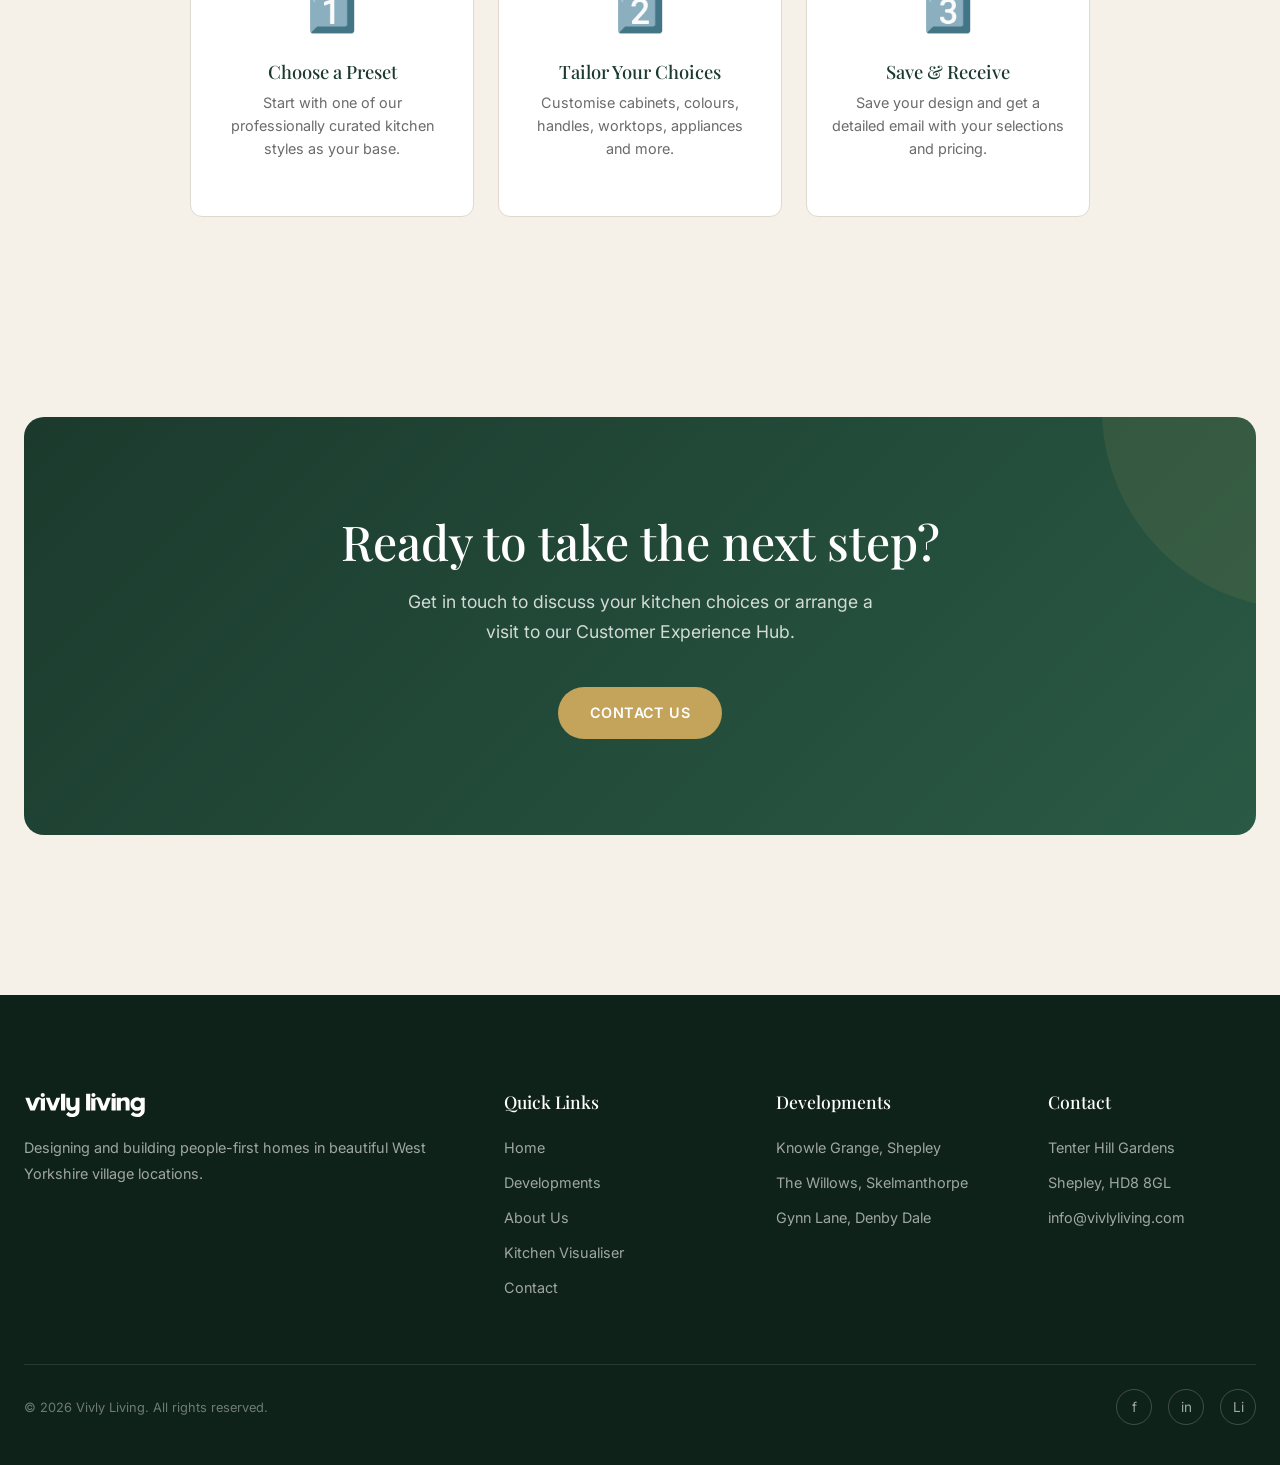
<file: configurator.html>
<!DOCTYPE html>
<html lang="en">

<head>
    <meta charset="UTF-8">
    <meta name="viewport" content="width=device-width, initial-scale=1.0">
    <meta name="description"
        content="Design your dream Vivly Living kitchen with our interactive 3D configurator. Choose cabinets, worktops, handles, appliances and more with real-time pricing.">
    <title>Kitchen Visualiser — Vivly Living</title>
    <link rel="stylesheet" href="css/style.css">
    <link rel="icon" type="image/svg+xml"
        href="data:image/svg+xml,<svg xmlns='http://www.w3.org/2000/svg' viewBox='0 0 100 100'><text y='.9em' font-size='80'>🏠</text></svg>">
    <!-- Onfigr Script (loaded before the component is used) -->
    <script type="module" src="https://prod.cdn-onfigr.com/onfigr.js"></script>
</head>

<body>

    <!-- Header -->
    <header class="header header--scrolled" id="header">
        <div class="header__inner">
            <a href="index.html" class="header__logo">
                <img src="logo.svg" alt="Vivly Living" class="header__logo-img">
            </a>
            <nav class="nav">
                <a href="index.html" class="nav__link">Home</a>
                <a href="developments.html" class="nav__link">Developments</a>
                <a href="about.html" class="nav__link">About</a>
                <a href="configurator.html" class="nav__link nav__link--active">Kitchen Visualiser</a>
                <a href="contact.html" class="nav__link">Contact</a>
            </nav>
            <a href="contact.html" class="btn btn--primary header__cta header__cta--desktop">Enquire Now</a>
            <button class="hamburger" aria-label="Toggle navigation">
                <span></span>
                <span></span>
                <span></span>
            </button>
        </div>
    </header>

    <div class="mobile-nav">
        <a href="index.html" class="mobile-nav__link">Home</a>
        <a href="developments.html" class="mobile-nav__link">Developments</a>
        <a href="about.html" class="mobile-nav__link">About</a>
        <a href="configurator.html" class="mobile-nav__link">Kitchen Visualiser</a>
        <a href="contact.html" class="mobile-nav__link">Contact</a>
        <a href="contact.html" class="btn btn--primary" style="margin-top: 1rem;">Enquire Now</a>
    </div>

    <!-- Page Hero -->
    <section class="page-hero">
        <h1><em>Make</em> your dream kitchen come to life</h1>
        <p>Images and pricing based on the Wisteria, Knowle Grange</p>
    </section>

    <!-- Configurator Section -->
    <section class="configurator-section">
        <div class="container">
            <div class="configurator-intro reveal">
                <p>
                    Use our interactive 3D kitchen visualiser to customise every detail — from cabinets and
                    worktops to handles, splashbacks, and appliances. Choose a preset style, then tailor it
                    with your own choices. Save your design and receive a full specification with pricing by email.
                </p>
            </div>
        </div>

        <!-- Full-width Configurator -->
        <div style="padding: 0 var(--space-md);">
            <div class="configurator-wrapper">
                <onfigr src="https://prod.cdn-onfigr.com/vivly_living/kitchens/kitchen_one" contact-form="true"
                    style="width: 100%; height: 100%; display: block; min-height: 80vh;">
                </onfigr>
            </div>
        </div>

        <!-- How It Works -->
        <div class="container" style="margin-top: var(--space-xl);">
            <div class="section__header reveal">
                <span class="section__label">How It Works</span>
                <h2 class="section__title">Three simple steps</h2>
            </div>
            <div class="sustain-grid reveal"
                style="grid-template-columns: repeat(3, 1fr); max-width: 900px; margin: 0 auto;">
                <div class="sustain-card"
                    style="background: var(--color-white); border: 1px solid var(--color-border);">
                    <div class="sustain-card__icon">1️⃣</div>
                    <h4 class="sustain-card__title" style="color: var(--color-primary);">Choose a Preset</h4>
                    <p class="sustain-card__text" style="color: var(--color-text-light);">Start with one of our
                        professionally curated kitchen styles as your base.</p>
                </div>
                <div class="sustain-card"
                    style="background: var(--color-white); border: 1px solid var(--color-border);">
                    <div class="sustain-card__icon">2️⃣</div>
                    <h4 class="sustain-card__title" style="color: var(--color-primary);">Tailor Your Choices</h4>
                    <p class="sustain-card__text" style="color: var(--color-text-light);">Customise cabinets, colours,
                        handles, worktops, appliances and more.</p>
                </div>
                <div class="sustain-card"
                    style="background: var(--color-white); border: 1px solid var(--color-border);">
                    <div class="sustain-card__icon">3️⃣</div>
                    <h4 class="sustain-card__title" style="color: var(--color-primary);">Save & Receive</h4>
                    <p class="sustain-card__text" style="color: var(--color-text-light);">Save your design and get a
                        detailed email with your selections and pricing.</p>
                </div>
            </div>
        </div>
    </section>

    <!-- CTA -->
    <section class="section">
        <div class="container">
            <div class="cta-banner reveal">
                <h2>Ready to take the next step?</h2>
                <p>Get in touch to discuss your kitchen choices or arrange a visit to our Customer Experience Hub.</p>
                <a href="contact.html" class="btn btn--primary">Contact Us</a>
            </div>
        </div>
    </section>

    <!-- Footer -->
    <footer class="footer">
        <div class="container">
            <div class="footer__grid">
                <div>
                    <img src="logo-white.svg" alt="Vivly Living" class="footer__logo-img">
                    <p class="footer__brand-desc">Designing and building people-first homes in beautiful West Yorkshire
                        village locations.</p>
                </div>
                <div>
                    <h4 class="footer__heading">Quick Links</h4>
                    <div class="footer__links">
                        <a href="index.html" class="footer__link">Home</a>
                        <a href="developments.html" class="footer__link">Developments</a>
                        <a href="about.html" class="footer__link">About Us</a>
                        <a href="configurator.html" class="footer__link">Kitchen Visualiser</a>
                        <a href="contact.html" class="footer__link">Contact</a>
                    </div>
                </div>
                <div>
                    <h4 class="footer__heading">Developments</h4>
                    <div class="footer__links">
                        <a href="developments.html" class="footer__link">Knowle Grange, Shepley</a>
                        <a href="developments.html" class="footer__link">The Willows, Skelmanthorpe</a>
                        <a href="developments.html" class="footer__link">Gynn Lane, Denby Dale</a>
                    </div>
                </div>
                <div>
                    <h4 class="footer__heading">Contact</h4>
                    <div class="footer__links">
                        <span class="footer__link">Tenter Hill Gardens</span>
                        <span class="footer__link">Shepley, HD8 8GL</span>
                        <a href="mailto:info@vivlyliving.com" class="footer__link">info@vivlyliving.com</a>
                    </div>
                </div>
            </div>
            <div class="footer__bottom">
                <span>&copy; 2026 Vivly Living. All rights reserved.</span>
                <div class="footer__socials">
                    <a href="#" class="footer__social" aria-label="Facebook">f</a>
                    <a href="#" class="footer__social" aria-label="Instagram">in</a>
                    <a href="#" class="footer__social" aria-label="LinkedIn">Li</a>
                </div>
            </div>
        </div>
    </footer>

    <script src="js/main.js"></script>
</body>

</html>
</file>
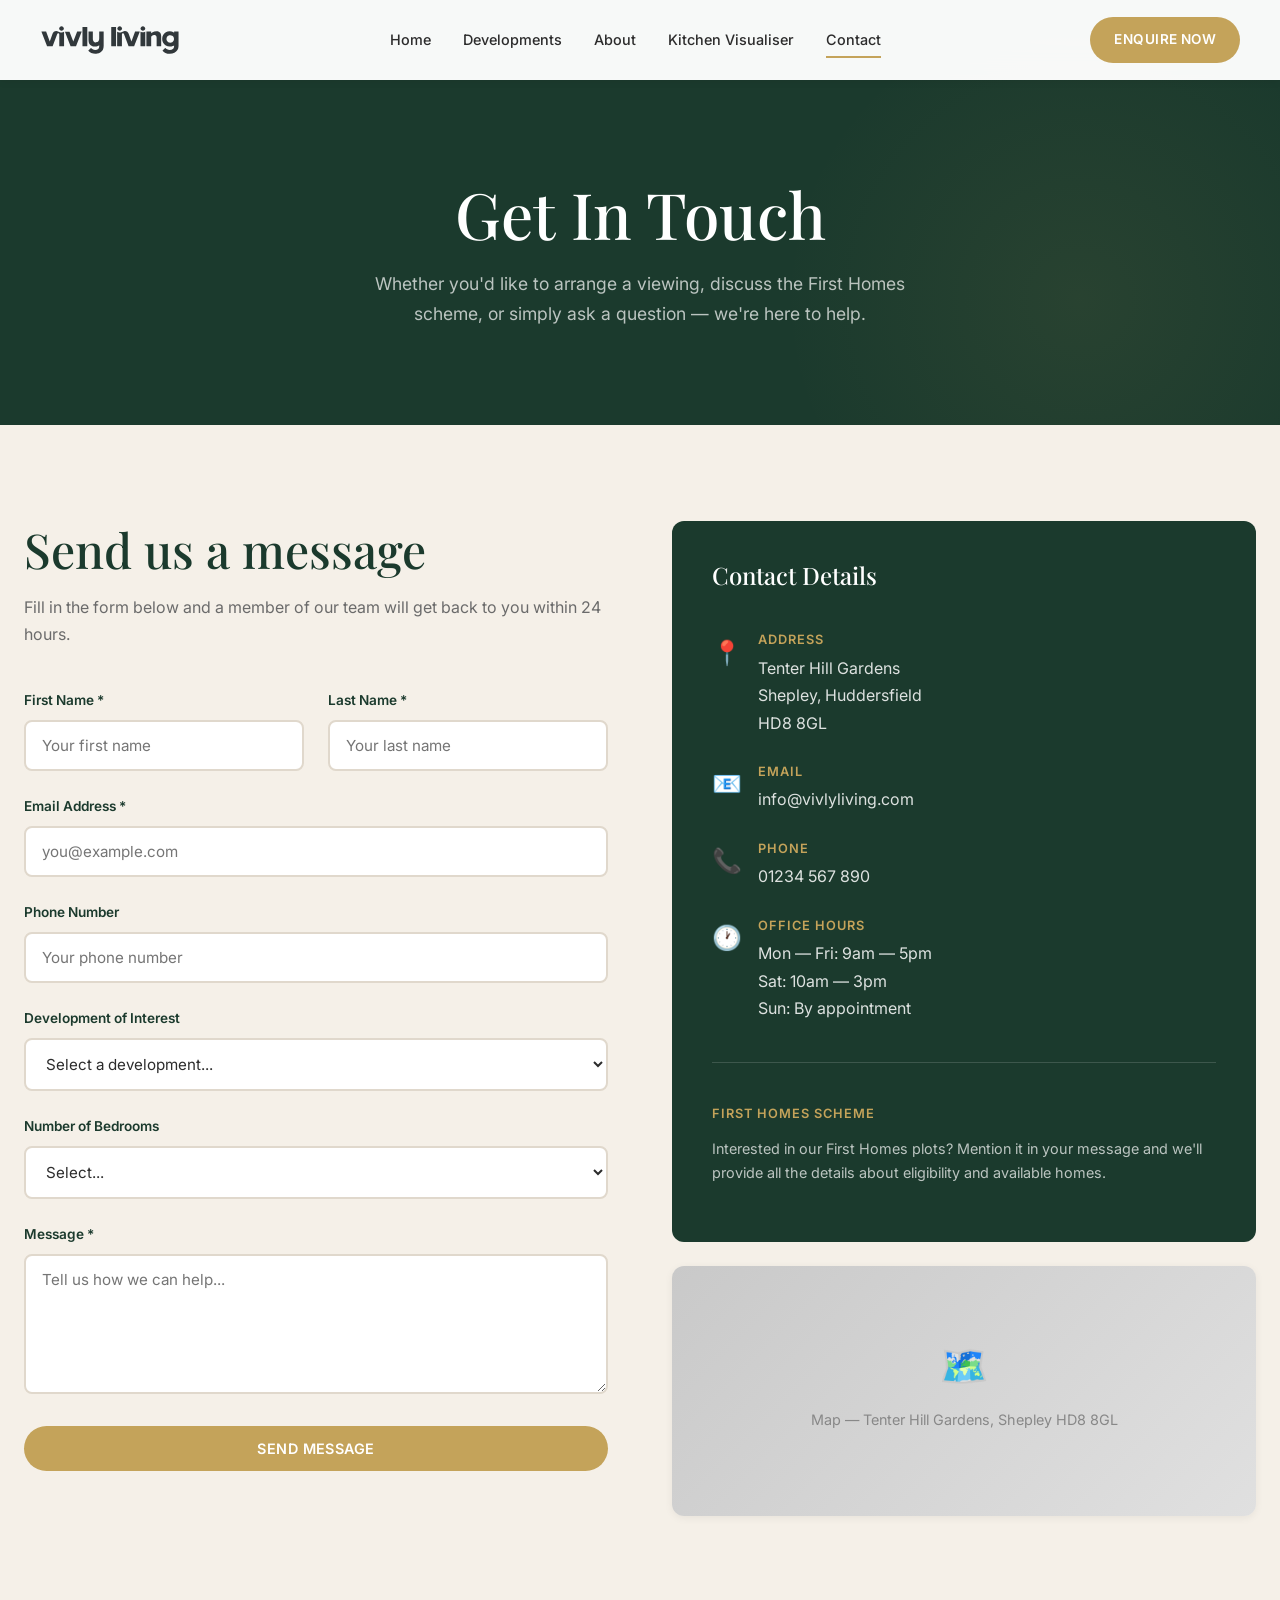
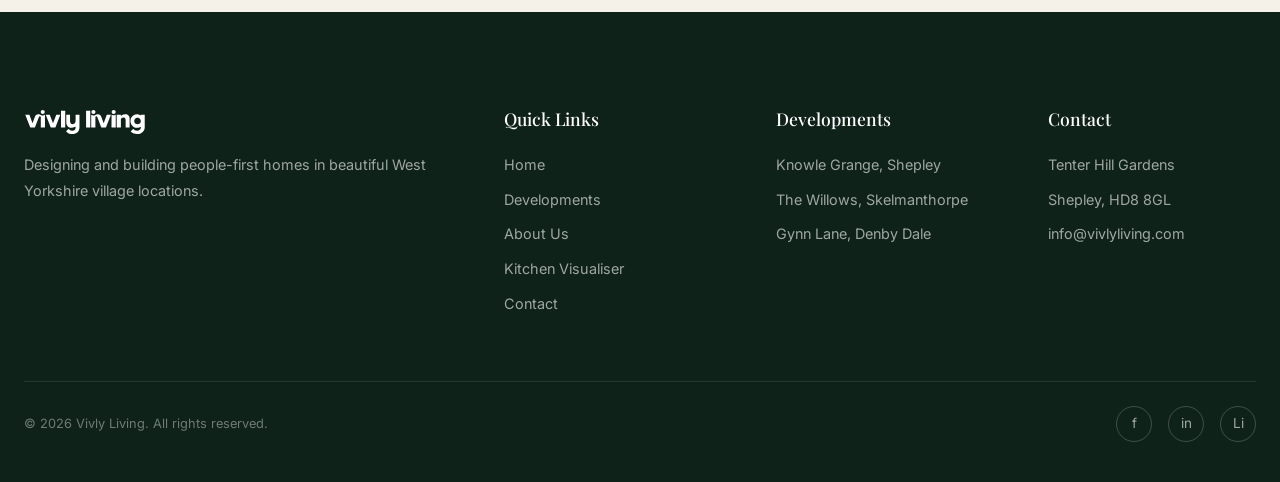
<file: contact.html>
<!DOCTYPE html>
<html lang="en">

<head>
    <meta charset="UTF-8">
    <meta name="viewport" content="width=device-width, initial-scale=1.0">
    <meta name="description"
        content="Contact Vivly Living — arrange a viewing, ask about our developments, or enquire about First Homes. Based in Shepley, West Yorkshire.">
    <title>Contact Us — Vivly Living</title>
    <link rel="stylesheet" href="css/style.css">
    <link rel="icon" type="image/svg+xml"
        href="data:image/svg+xml,<svg xmlns='http://www.w3.org/2000/svg' viewBox='0 0 100 100'><text y='.9em' font-size='80'>🏠</text></svg>">
</head>

<body>

    <!-- Header -->
    <header class="header header--scrolled" id="header">
        <div class="header__inner">
            <a href="index.html" class="header__logo">
                <img src="logo.svg" alt="Vivly Living" class="header__logo-img">
            </a>
            <nav class="nav">
                <a href="index.html" class="nav__link">Home</a>
                <a href="developments.html" class="nav__link">Developments</a>
                <a href="about.html" class="nav__link">About</a>
                <a href="configurator.html" class="nav__link">Kitchen Visualiser</a>
                <a href="contact.html" class="nav__link nav__link--active">Contact</a>
            </nav>
            <a href="contact.html" class="btn btn--primary header__cta header__cta--desktop">Enquire Now</a>
            <button class="hamburger" aria-label="Toggle navigation">
                <span></span>
                <span></span>
                <span></span>
            </button>
        </div>
    </header>

    <div class="mobile-nav">
        <a href="index.html" class="mobile-nav__link">Home</a>
        <a href="developments.html" class="mobile-nav__link">Developments</a>
        <a href="about.html" class="mobile-nav__link">About</a>
        <a href="configurator.html" class="mobile-nav__link">Kitchen Visualiser</a>
        <a href="contact.html" class="mobile-nav__link">Contact</a>
        <a href="contact.html" class="btn btn--primary" style="margin-top: 1rem;">Enquire Now</a>
    </div>

    <!-- Page Hero -->
    <section class="page-hero">
        <h1>Get In Touch</h1>
        <p>Whether you'd like to arrange a viewing, discuss the First Homes scheme, or simply ask a question — we're
            here to help.</p>
    </section>

    <!-- Contact Section -->
    <section class="section">
        <div class="container">
            <div class="contact-grid reveal">
                <!-- Form -->
                <div>
                    <h2 style="margin-bottom: var(--space-sm);">Send us a message</h2>
                    <p style="color: var(--color-text-light); margin-bottom: var(--space-lg);">Fill in the form below
                        and a member of our team will get back to you within 24 hours.</p>

                    <form id="contactForm">
                        <div style="display: grid; grid-template-columns: 1fr 1fr; gap: var(--space-md);">
                            <div class="form-group">
                                <label for="firstName">First Name *</label>
                                <input type="text" id="firstName" name="firstName" required
                                    placeholder="Your first name">
                            </div>
                            <div class="form-group">
                                <label for="lastName">Last Name *</label>
                                <input type="text" id="lastName" name="lastName" required placeholder="Your last name">
                            </div>
                        </div>
                        <div class="form-group">
                            <label for="email">Email Address *</label>
                            <input type="email" id="email" name="email" required placeholder="you@example.com">
                        </div>
                        <div class="form-group">
                            <label for="phone">Phone Number</label>
                            <input type="tel" id="phone" name="phone" placeholder="Your phone number">
                        </div>
                        <div class="form-group">
                            <label for="development">Development of Interest</label>
                            <select id="development" name="development">
                                <option value="">Select a development...</option>
                                <option value="knowle-grange">Knowle Grange, Shepley</option>
                                <option value="the-willows">The Willows, Skelmanthorpe</option>
                                <option value="gynn-lane">Gynn Lane, Denby Dale</option>
                                <option value="general">General Enquiry</option>
                            </select>
                        </div>
                        <div class="form-group">
                            <label for="bedrooms">Number of Bedrooms</label>
                            <select id="bedrooms" name="bedrooms">
                                <option value="">Select...</option>
                                <option value="2">2 Bedrooms</option>
                                <option value="3">3 Bedrooms</option>
                                <option value="4">4 Bedrooms</option>
                                <option value="5">5 Bedrooms</option>
                            </select>
                        </div>
                        <div class="form-group">
                            <label for="message">Message *</label>
                            <textarea id="message" name="message" required
                                placeholder="Tell us how we can help..."></textarea>
                        </div>
                        <button type="submit" class="btn btn--primary" style="width: 100%;">Send Message</button>
                    </form>
                </div>

                <!-- Contact Info -->
                <div>
                    <div class="contact-info">
                        <h3 style="color: var(--color-white); margin-bottom: var(--space-lg); font-size: 1.5rem;">
                            Contact Details</h3>

                        <div class="contact-info__item">
                            <div class="contact-info__icon">📍</div>
                            <div>
                                <div class="contact-info__label">Address</div>
                                <div class="contact-info__value">
                                    Tenter Hill Gardens<br>
                                    Shepley, Huddersfield<br>
                                    HD8 8GL
                                </div>
                            </div>
                        </div>

                        <div class="contact-info__item">
                            <div class="contact-info__icon">📧</div>
                            <div>
                                <div class="contact-info__label">Email</div>
                                <div class="contact-info__value">
                                    <a href="mailto:info@vivlyliving.com"
                                        style="color: rgba(255,255,255,0.85);">info@vivlyliving.com</a>
                                </div>
                            </div>
                        </div>

                        <div class="contact-info__item">
                            <div class="contact-info__icon">📞</div>
                            <div>
                                <div class="contact-info__label">Phone</div>
                                <div class="contact-info__value">
                                    <a href="tel:+441234567890" style="color: rgba(255,255,255,0.85);">01234 567 890</a>
                                </div>
                            </div>
                        </div>

                        <div class="contact-info__item">
                            <div class="contact-info__icon">🕐</div>
                            <div>
                                <div class="contact-info__label">Office Hours</div>
                                <div class="contact-info__value">
                                    Mon — Fri: 9am — 5pm<br>
                                    Sat: 10am — 3pm<br>
                                    Sun: By appointment
                                </div>
                            </div>
                        </div>

                        <div
                            style="margin-top: var(--space-lg); padding-top: var(--space-lg); border-top: 1px solid rgba(255,255,255,0.15);">
                            <div class="contact-info__label" style="margin-bottom: 0.75rem;">First Homes Scheme</div>
                            <p style="color: rgba(255,255,255,0.7); font-size: 0.9rem; line-height: 1.7;">
                                Interested in our First Homes plots? Mention it in your message and we'll provide
                                all the details about eligibility and available homes.
                            </p>
                        </div>
                    </div>

                    <!-- Map placeholder -->
                    <div
                        style="margin-top: var(--space-md); border-radius: var(--border-radius); overflow: hidden; height: 250px; background: linear-gradient(135deg, #c9c9c9 0%, #e0e0e0 100%); display: flex; align-items: center; justify-content: center; box-shadow: var(--shadow-sm);">
                        <div style="text-align: center; color: #888;">
                            <div style="font-size: 2.5rem; margin-bottom: 0.5rem;">🗺️</div>
                            <p style="font-size: 0.9rem;">Map — Tenter Hill Gardens, Shepley HD8 8GL</p>
                        </div>
                    </div>
                </div>
            </div>
        </div>
    </section>

    <!-- Footer -->
    <footer class="footer">
        <div class="container">
            <div class="footer__grid">
                <div>
                    <img src="logo-white.svg" alt="Vivly Living" class="footer__logo-img">
                    <p class="footer__brand-desc">Designing and building people-first homes in beautiful West Yorkshire
                        village locations.</p>
                </div>
                <div>
                    <h4 class="footer__heading">Quick Links</h4>
                    <div class="footer__links">
                        <a href="index.html" class="footer__link">Home</a>
                        <a href="developments.html" class="footer__link">Developments</a>
                        <a href="about.html" class="footer__link">About Us</a>
                        <a href="configurator.html" class="footer__link">Kitchen Visualiser</a>
                        <a href="contact.html" class="footer__link">Contact</a>
                    </div>
                </div>
                <div>
                    <h4 class="footer__heading">Developments</h4>
                    <div class="footer__links">
                        <a href="developments.html" class="footer__link">Knowle Grange, Shepley</a>
                        <a href="developments.html" class="footer__link">The Willows, Skelmanthorpe</a>
                        <a href="developments.html" class="footer__link">Gynn Lane, Denby Dale</a>
                    </div>
                </div>
                <div>
                    <h4 class="footer__heading">Contact</h4>
                    <div class="footer__links">
                        <span class="footer__link">Tenter Hill Gardens</span>
                        <span class="footer__link">Shepley, HD8 8GL</span>
                        <a href="mailto:info@vivlyliving.com" class="footer__link">info@vivlyliving.com</a>
                    </div>
                </div>
            </div>
            <div class="footer__bottom">
                <span>&copy; 2026 Vivly Living. All rights reserved.</span>
                <div class="footer__socials">
                    <a href="#" class="footer__social" aria-label="Facebook">f</a>
                    <a href="#" class="footer__social" aria-label="Instagram">in</a>
                    <a href="#" class="footer__social" aria-label="LinkedIn">Li</a>
                </div>
            </div>
        </div>
    </footer>

    <script src="js/main.js"></script>
</body>

</html>
</file>
<file: css/style.css>
/* ===========================
   VIVLY LIVING - Design System
   =========================== */

@import url('https://fonts.googleapis.com/css2?family=Playfair+Display:ital,wght@0,400;0,500;0,600;0,700;1,400;1,500&family=Inter:wght@300;400;500;600;700&display=swap');

/* --- CSS Custom Properties --- */
:root {
    /* Colors */
    --color-primary: #1B3A2D;
    --color-primary-light: #2A5A45;
    --color-primary-dark: #0F2219;
    --color-accent: #C4A35A;
    --color-accent-light: #D4B97A;
    --color-accent-dark: #A88B42;
    --color-cream: #F5F0E8;
    --color-cream-dark: #E8E0D2;
    --color-white: #FFFFFF;
    --color-text: #2C2C2C;
    --color-text-light: #6B6B6B;
    --color-text-muted: #9A9A9A;
    --color-border: #E0D8CC;
    --color-overlay: rgba(27, 58, 45, 0.7);

    /* Typography */
    --font-heading: 'Playfair Display', Georgia, serif;
    --font-body: 'Inter', -apple-system, BlinkMacSystemFont, sans-serif;

    /* Spacing */
    --space-xs: 0.5rem;
    --space-sm: 1rem;
    --space-md: 1.5rem;
    --space-lg: 2.5rem;
    --space-xl: 4rem;
    --space-2xl: 6rem;
    --space-3xl: 8rem;

    /* Sizes */
    --container-max: 1280px;
    --container-narrow: 900px;
    --header-height: 80px;
    --border-radius: 12px;
    --border-radius-sm: 8px;
    --border-radius-lg: 20px;

    /* Shadows */
    --shadow-sm: 0 2px 8px rgba(0, 0, 0, 0.06);
    --shadow-md: 0 4px 20px rgba(0, 0, 0, 0.08);
    --shadow-lg: 0 8px 40px rgba(0, 0, 0, 0.12);
    --shadow-xl: 0 16px 60px rgba(0, 0, 0, 0.16);

    /* Transitions */
    --transition-fast: 0.2s ease;
    --transition-base: 0.3s ease;
    --transition-slow: 0.5s ease;
}

/* --- Reset & Base --- */
*,
*::before,
*::after {
    margin: 0;
    padding: 0;
    box-sizing: border-box;
}

html {
    scroll-behavior: smooth;
    font-size: 16px;
}

body {
    font-family: var(--font-body);
    color: var(--color-text);
    background: var(--color-cream);
    line-height: 1.7;
    -webkit-font-smoothing: antialiased;
    -moz-osx-font-smoothing: grayscale;
    overflow-x: hidden;
}

img {
    max-width: 100%;
    height: auto;
    display: block;
}

a {
    color: inherit;
    text-decoration: none;
    transition: color var(--transition-fast);
}

ul {
    list-style: none;
}

h1,
h2,
h3,
h4,
h5 {
    font-family: var(--font-heading);
    font-weight: 500;
    line-height: 1.2;
    color: var(--color-primary);
}

h1 {
    font-size: clamp(2.2rem, 5vw, 4rem);
}

h2 {
    font-size: clamp(1.8rem, 4vw, 3rem);
}

h3 {
    font-size: clamp(1.4rem, 3vw, 2rem);
}

h4 {
    font-size: clamp(1.1rem, 2vw, 1.4rem);
}

p {
    margin-bottom: 1rem;
}

.container {
    width: 100%;
    max-width: var(--container-max);
    margin: 0 auto;
    padding: 0 var(--space-md);
}

.container--narrow {
    max-width: var(--container-narrow);
}

/* --- Buttons --- */
.btn {
    display: inline-flex;
    align-items: center;
    justify-content: center;
    gap: 0.5rem;
    padding: 0.875rem 2rem;
    font-family: var(--font-body);
    font-size: 0.9rem;
    font-weight: 600;
    letter-spacing: 0.03em;
    border: none;
    border-radius: 50px;
    cursor: pointer;
    transition: all var(--transition-base);
    text-transform: uppercase;
    white-space: nowrap;
}

.btn--primary {
    background: var(--color-accent);
    color: var(--color-white);
}

.btn--primary:hover {
    background: var(--color-accent-dark);
    transform: translateY(-2px);
    box-shadow: var(--shadow-md);
}

.btn--secondary {
    background: transparent;
    color: var(--color-white);
    border: 2px solid var(--color-white);
}

.btn--secondary:hover {
    background: var(--color-white);
    color: var(--color-primary);
    transform: translateY(-2px);
}

.btn--outline {
    background: transparent;
    color: var(--color-primary);
    border: 2px solid var(--color-primary);
}

.btn--outline:hover {
    background: var(--color-primary);
    color: var(--color-white);
    transform: translateY(-2px);
}

.btn--dark {
    background: var(--color-primary);
    color: var(--color-white);
}

.btn--dark:hover {
    background: var(--color-primary-light);
    transform: translateY(-2px);
    box-shadow: var(--shadow-md);
}

/* --- Header --- */
.header {
    position: fixed;
    top: 0;
    left: 0;
    right: 0;
    z-index: 1000;
    height: var(--header-height);
    display: flex;
    align-items: center;
    padding: 0 var(--space-lg);
    transition: all var(--transition-base);
    background: transparent;
}

.header--scrolled {
    background: rgba(255, 255, 255, 0.97);
    backdrop-filter: blur(20px);
    box-shadow: var(--shadow-sm);
}

.header--scrolled .header__logo-text {
    color: var(--color-primary);
}

.header--scrolled .nav__link {
    color: var(--color-text);
}

.header--scrolled .nav__link:hover {
    color: var(--color-accent);
}

.header--scrolled .header__cta {
    background: var(--color-accent);
    color: var(--color-white);
}

.header--scrolled .hamburger span {
    background: var(--color-primary);
}

/* Logo image swap on scroll */
.header--scrolled .header__logo-img--white {
    display: none;
}

.header--scrolled .header__logo-img--dark {
    display: block;
}

.header__inner {
    width: 100%;
    max-width: var(--container-max);
    margin: 0 auto;
    display: flex;
    align-items: center;
    justify-content: space-between;
}

.header__logo {
    display: flex;
    align-items: center;
    gap: 0.75rem;
    z-index: 1001;
}

.header__logo-img {
    height: 32px;
    width: auto;
    transition: opacity var(--transition-base);
}

.header__logo-img--white {
    display: block;
}

.header__logo-img--dark {
    display: none;
}

.header__logo-text {
    font-family: var(--font-heading);
    font-size: 1.6rem;
    font-weight: 700;
    color: var(--color-white);
    letter-spacing: 0.02em;
    transition: color var(--transition-base);
}

.header__logo-text span {
    font-weight: 400;
    font-style: italic;
    color: var(--color-accent);
}

.footer__logo-img {
    height: 28px;
    width: auto;
}

.nav {
    display: flex;
    align-items: center;
    gap: 2rem;
}

.nav__link {
    font-size: 0.9rem;
    font-weight: 500;
    color: var(--color-white);
    position: relative;
    padding: 0.25rem 0;
    transition: color var(--transition-fast);
}

.nav__link::after {
    content: '';
    position: absolute;
    bottom: -2px;
    left: 0;
    width: 0;
    height: 2px;
    background: var(--color-accent);
    transition: width var(--transition-base);
}

.nav__link:hover::after,
.nav__link--active::after {
    width: 100%;
}

.nav__link:hover {
    color: var(--color-accent-light);
}

.header__cta {
    padding: 0.7rem 1.5rem;
    font-size: 0.85rem;
}

/* Hamburger */
.hamburger {
    display: none;
    flex-direction: column;
    gap: 6px;
    background: none;
    border: none;
    cursor: pointer;
    padding: 4px;
    z-index: 1001;
}

.hamburger span {
    display: block;
    width: 28px;
    height: 2px;
    background: var(--color-white);
    transition: all var(--transition-base);
    border-radius: 2px;
}

.hamburger--active span:nth-child(1) {
    transform: rotate(45deg) translate(5px, 6px);
}

.hamburger--active span:nth-child(2) {
    opacity: 0;
}

.hamburger--active span:nth-child(3) {
    transform: rotate(-45deg) translate(5px, -6px);
}

/* Mobile Nav */
.mobile-nav {
    display: none;
    position: fixed;
    top: 0;
    left: 0;
    right: 0;
    bottom: 0;
    background: var(--color-primary);
    z-index: 999;
    flex-direction: column;
    align-items: center;
    justify-content: center;
    gap: 2rem;
    opacity: 0;
    pointer-events: none;
    transition: opacity var(--transition-base);
}

.mobile-nav--active {
    opacity: 1;
    pointer-events: all;
}

.mobile-nav__link {
    font-family: var(--font-heading);
    font-size: 2rem;
    color: var(--color-white);
    transition: color var(--transition-fast);
}

.mobile-nav__link:hover {
    color: var(--color-accent);
}

/* --- Hero --- */
.hero {
    position: relative;
    min-height: 100vh;
    display: flex;
    align-items: center;
    justify-content: center;
    overflow: hidden;
    background: var(--color-primary-dark);
}

.hero__bg {
    position: absolute;
    inset: 0;
    background-size: cover;
    background-position: center;
    background-repeat: no-repeat;
    transform: scale(1.05);
    transition: transform 8s ease-out;
}

.hero--loaded .hero__bg {
    transform: scale(1);
}

.hero__overlay {
    position: absolute;
    inset: 0;
    background: linear-gradient(135deg,
            rgba(15, 34, 25, 0.75) 0%,
            rgba(27, 58, 45, 0.5) 50%,
            rgba(15, 34, 25, 0.6) 100%);
}

.hero__content {
    position: relative;
    z-index: 2;
    text-align: center;
    max-width: 800px;
    padding: var(--space-xl) var(--space-md);
}

.hero__badge {
    display: inline-block;
    padding: 0.5rem 1.25rem;
    background: rgba(196, 163, 90, 0.2);
    border: 1px solid rgba(196, 163, 90, 0.4);
    border-radius: 50px;
    color: var(--color-accent-light);
    font-size: 0.8rem;
    font-weight: 600;
    letter-spacing: 0.1em;
    text-transform: uppercase;
    margin-bottom: var(--space-md);
}

.hero__title {
    color: var(--color-white);
    margin-bottom: var(--space-md);
    font-weight: 500;
}

.hero__title em {
    font-style: italic;
    font-weight: 400;
    color: var(--color-accent-light);
}

.hero__subtitle {
    color: rgba(255, 255, 255, 0.85);
    font-size: clamp(1rem, 2vw, 1.25rem);
    font-weight: 300;
    line-height: 1.8;
    margin-bottom: var(--space-lg);
    max-width: 600px;
    margin-left: auto;
    margin-right: auto;
}

.hero__actions {
    display: flex;
    gap: 1rem;
    justify-content: center;
    flex-wrap: wrap;
}

.hero__scroll {
    position: absolute;
    bottom: 2rem;
    left: 50%;
    transform: translateX(-50%);
    z-index: 2;
    display: flex;
    flex-direction: column;
    align-items: center;
    gap: 0.5rem;
    color: rgba(255, 255, 255, 0.6);
    font-size: 0.75rem;
    letter-spacing: 0.1em;
    text-transform: uppercase;
    animation: float 2s ease-in-out infinite;
}

.hero__scroll-line {
    width: 1px;
    height: 40px;
    background: linear-gradient(to bottom, rgba(255, 255, 255, 0.6), transparent);
}

@keyframes float {

    0%,
    100% {
        transform: translateX(-50%) translateY(0);
    }

    50% {
        transform: translateX(-50%) translateY(8px);
    }
}

/* --- Sections --- */
.section {
    padding: var(--space-2xl) 0;
}

.section--dark {
    background: var(--color-primary);
    color: var(--color-white);
}

.section--dark h2,
.section--dark h3,
.section--dark h4 {
    color: var(--color-white);
}

.section--white {
    background: var(--color-white);
}

.section__header {
    text-align: center;
    max-width: 700px;
    margin: 0 auto var(--space-xl);
}

.section__label {
    display: inline-block;
    font-size: 0.8rem;
    font-weight: 700;
    letter-spacing: 0.15em;
    text-transform: uppercase;
    color: var(--color-accent);
    margin-bottom: var(--space-sm);
}

.section__title {
    margin-bottom: var(--space-sm);
}

.section__subtitle {
    color: var(--color-text-light);
    font-size: 1.05rem;
    font-weight: 300;
    line-height: 1.8;
}

.section--dark .section__subtitle {
    color: rgba(255, 255, 255, 0.7);
}

/* --- Brand Intro --- */
.brand-intro {
    display: grid;
    grid-template-columns: 1fr 1fr;
    gap: var(--space-xl);
    align-items: center;
}

.brand-intro__content {
    padding-right: var(--space-lg);
}

.brand-intro__title {
    margin-bottom: var(--space-md);
}

.brand-intro__title em {
    font-style: italic;
    color: var(--color-accent);
    font-weight: 400;
}

.brand-intro__text {
    color: var(--color-text-light);
    font-size: 1.05rem;
    line-height: 1.9;
    margin-bottom: var(--space-md);
}

.brand-intro__stats {
    display: flex;
    gap: var(--space-lg);
    margin-top: var(--space-lg);
    padding-top: var(--space-lg);
    border-top: 1px solid var(--color-border);
}

.stat__number {
    font-family: var(--font-heading);
    font-size: 2.5rem;
    font-weight: 700;
    color: var(--color-accent);
    line-height: 1;
}

.stat__label {
    font-size: 0.85rem;
    color: var(--color-text-muted);
    margin-top: 0.25rem;
}

.brand-intro__image {
    border-radius: var(--border-radius-lg);
    overflow: hidden;
    box-shadow: var(--shadow-lg);
    position: relative;
    aspect-ratio: 4/3;
}

.brand-intro__image img {
    width: 100%;
    height: 100%;
    object-fit: cover;
}

/* --- Development Cards --- */
.developments-grid {
    display: grid;
    grid-template-columns: repeat(3, 1fr);
    gap: var(--space-lg);
}

.dev-card {
    border-radius: var(--border-radius);
    overflow: hidden;
    background: var(--color-white);
    box-shadow: var(--shadow-sm);
    transition: all var(--transition-base);
    position: relative;
}

.dev-card:hover {
    transform: translateY(-8px);
    box-shadow: var(--shadow-xl);
}

.dev-card__image {
    position: relative;
    aspect-ratio: 16/10;
    overflow: hidden;
}

.dev-card__image img {
    width: 100%;
    height: 100%;
    object-fit: cover;
    transition: transform var(--transition-slow);
}

.dev-card:hover .dev-card__image img {
    transform: scale(1.05);
}

.dev-card__badge {
    position: absolute;
    top: 1rem;
    left: 1rem;
    padding: 0.35rem 0.75rem;
    background: var(--color-accent);
    color: var(--color-white);
    font-size: 0.7rem;
    font-weight: 700;
    text-transform: uppercase;
    letter-spacing: 0.05em;
    border-radius: 50px;
}

.dev-card__body {
    padding: var(--space-md);
}

.dev-card__location {
    font-size: 0.8rem;
    color: var(--color-accent);
    font-weight: 600;
    text-transform: uppercase;
    letter-spacing: 0.08em;
    margin-bottom: 0.35rem;
}

.dev-card__name {
    font-family: var(--font-heading);
    font-size: 1.35rem;
    color: var(--color-primary);
    margin-bottom: 0.5rem;
}

.dev-card__desc {
    color: var(--color-text-light);
    font-size: 0.9rem;
    line-height: 1.6;
    margin-bottom: var(--space-sm);
}

.dev-card__meta {
    display: flex;
    align-items: center;
    gap: 1rem;
    padding-top: var(--space-sm);
    border-top: 1px solid var(--color-border);
    font-size: 0.85rem;
    color: var(--color-text-muted);
}

.dev-card__meta-item {
    display: flex;
    align-items: center;
    gap: 0.35rem;
}

.dev-card__link {
    display: inline-flex;
    align-items: center;
    gap: 0.5rem;
    margin-top: var(--space-sm);
    font-weight: 600;
    font-size: 0.9rem;
    color: var(--color-primary);
    transition: gap var(--transition-fast);
}

.dev-card__link:hover {
    gap: 0.75rem;
    color: var(--color-accent);
}

/* --- Sustainability --- */
.sustain-grid {
    display: grid;
    grid-template-columns: repeat(4, 1fr);
    gap: var(--space-md);
}

.sustain-card {
    text-align: center;
    padding: var(--space-lg) var(--space-md);
    border-radius: var(--border-radius);
    background: rgba(255, 255, 255, 0.06);
    border: 1px solid rgba(255, 255, 255, 0.1);
    transition: all var(--transition-base);
}

.sustain-card:hover {
    background: rgba(255, 255, 255, 0.12);
    transform: translateY(-4px);
}

.sustain-card__icon {
    font-size: 2.5rem;
    margin-bottom: var(--space-sm);
}

.sustain-card__title {
    font-family: var(--font-heading);
    font-size: 1.15rem;
    margin-bottom: 0.5rem;
    color: var(--color-white);
}

.sustain-card__text {
    font-size: 0.9rem;
    color: rgba(255, 255, 255, 0.6);
    line-height: 1.6;
}

/* --- Testimonials --- */
.testimonials-grid {
    display: grid;
    grid-template-columns: repeat(3, 1fr);
    gap: var(--space-lg);
}

.testimonial-card {
    background: var(--color-white);
    padding: var(--space-lg);
    border-radius: var(--border-radius);
    box-shadow: var(--shadow-sm);
    position: relative;
    transition: all var(--transition-base);
}

.testimonial-card:hover {
    box-shadow: var(--shadow-md);
    transform: translateY(-4px);
}

.testimonial-card__quote {
    font-size: 3rem;
    color: var(--color-accent);
    font-family: serif;
    line-height: 1;
    margin-bottom: var(--space-xs);
}

.testimonial-card__text {
    font-size: 1rem;
    line-height: 1.8;
    color: var(--color-text);
    margin-bottom: var(--space-md);
    font-style: italic;
}

.testimonial-card__author {
    font-weight: 600;
    font-size: 0.9rem;
    color: var(--color-primary);
}

.testimonial-card__role {
    font-size: 0.8rem;
    color: var(--color-text-muted);
}

/* --- Awards --- */
.awards-row {
    display: flex;
    align-items: center;
    justify-content: center;
    gap: var(--space-xl);
    flex-wrap: wrap;
}

.award-item {
    text-align: center;
    padding: var(--space-md);
}

.award-item__icon {
    font-size: 3rem;
    margin-bottom: 0.5rem;
}

.award-item__title {
    font-family: var(--font-heading);
    font-size: 1.1rem;
    color: var(--color-primary);
    margin-bottom: 0.25rem;
}

.award-item__desc {
    font-size: 0.85rem;
    color: var(--color-text-muted);
}

/* --- CTA Banner --- */
.cta-banner {
    background: linear-gradient(135deg, var(--color-primary) 0%, var(--color-primary-light) 100%);
    padding: var(--space-2xl) var(--space-lg);
    border-radius: var(--border-radius-lg);
    text-align: center;
    color: var(--color-white);
    margin: var(--space-xl) auto;
    max-width: var(--container-max);
    position: relative;
    overflow: hidden;
}

.cta-banner::before {
    content: '';
    position: absolute;
    top: -50%;
    right: -20%;
    width: 400px;
    height: 400px;
    background: rgba(196, 163, 90, 0.1);
    border-radius: 50%;
}

.cta-banner h2 {
    color: var(--color-white);
    margin-bottom: var(--space-sm);
}

.cta-banner p {
    color: rgba(255, 255, 255, 0.8);
    font-size: 1.1rem;
    margin-bottom: var(--space-lg);
    max-width: 500px;
    margin-left: auto;
    margin-right: auto;
}

/* --- Footer --- */
.footer {
    background: var(--color-primary-dark);
    color: rgba(255, 255, 255, 0.7);
    padding: var(--space-2xl) 0 var(--space-lg);
}

.footer__grid {
    display: grid;
    grid-template-columns: 2fr 1fr 1fr 1fr;
    gap: var(--space-xl);
    margin-bottom: var(--space-xl);
}

.footer__brand-desc {
    color: rgba(255, 255, 255, 0.6);
    font-size: 0.9rem;
    line-height: 1.8;
    margin-top: var(--space-sm);
}

.footer__heading {
    font-family: var(--font-heading);
    font-size: 1.1rem;
    color: var(--color-white);
    margin-bottom: var(--space-md);
}

.footer__links {
    display: flex;
    flex-direction: column;
    gap: 0.65rem;
}

.footer__link {
    font-size: 0.9rem;
    color: rgba(255, 255, 255, 0.6);
    transition: color var(--transition-fast);
}

.footer__link:hover {
    color: var(--color-accent);
}

.footer__bottom {
    border-top: 1px solid rgba(255, 255, 255, 0.1);
    padding-top: var(--space-md);
    display: flex;
    justify-content: space-between;
    align-items: center;
    font-size: 0.8rem;
    color: rgba(255, 255, 255, 0.4);
}

.footer__socials {
    display: flex;
    gap: 1rem;
}

.footer__social {
    width: 36px;
    height: 36px;
    border-radius: 50%;
    border: 1px solid rgba(255, 255, 255, 0.2);
    display: flex;
    align-items: center;
    justify-content: center;
    font-size: 0.85rem;
    color: rgba(255, 255, 255, 0.6);
    transition: all var(--transition-fast);
}

.footer__social:hover {
    background: var(--color-accent);
    border-color: var(--color-accent);
    color: var(--color-white);
}

/* --- Page Hero (inner pages) --- */
.page-hero {
    position: relative;
    padding: calc(var(--header-height) + var(--space-2xl)) 0 var(--space-2xl);
    background: var(--color-primary);
    color: var(--color-white);
    text-align: center;
    overflow: hidden;
}

.page-hero::before {
    content: '';
    position: absolute;
    top: 0;
    right: -100px;
    width: 600px;
    height: 600px;
    background: radial-gradient(circle, rgba(196, 163, 90, 0.08) 0%, transparent 70%);
    border-radius: 50%;
}

.page-hero h1 {
    color: var(--color-white);
    margin-bottom: var(--space-sm);
}

.page-hero p {
    color: rgba(255, 255, 255, 0.7);
    font-size: 1.1rem;
    max-width: 600px;
    margin: 0 auto;
}

/* --- Contact Form --- */
.contact-grid {
    display: grid;
    grid-template-columns: 1fr 1fr;
    gap: var(--space-xl);
}

.form-group {
    margin-bottom: var(--space-md);
    position: relative;
}

.form-group label {
    display: block;
    font-size: 0.85rem;
    font-weight: 600;
    color: var(--color-primary);
    margin-bottom: 0.5rem;
}

.form-group input,
.form-group textarea,
.form-group select {
    width: 100%;
    padding: 0.875rem 1rem;
    border: 2px solid var(--color-border);
    border-radius: var(--border-radius-sm);
    font-family: var(--font-body);
    font-size: 0.95rem;
    transition: border-color var(--transition-fast);
    background: var(--color-white);
    color: var(--color-text);
}

.form-group input:focus,
.form-group textarea:focus,
.form-group select:focus {
    outline: none;
    border-color: var(--color-accent);
}

.form-group textarea {
    resize: vertical;
    min-height: 140px;
}

.contact-info {
    padding: var(--space-lg);
    background: var(--color-primary);
    border-radius: var(--border-radius);
    color: var(--color-white);
}

.contact-info__item {
    display: flex;
    align-items: flex-start;
    gap: var(--space-sm);
    margin-bottom: var(--space-md);
}

.contact-info__icon {
    font-size: 1.5rem;
    flex-shrink: 0;
    margin-top: 0.2rem;
}

.contact-info__label {
    font-size: 0.8rem;
    text-transform: uppercase;
    letter-spacing: 0.08em;
    color: var(--color-accent);
    font-weight: 600;
    margin-bottom: 0.25rem;
}

.contact-info__value {
    font-size: 1rem;
    color: rgba(255, 255, 255, 0.85);
}

/* --- Configurator --- */
.configurator-section {
    padding: var(--space-lg) 0;
}

.configurator-intro {
    text-align: center;
    max-width: 700px;
    margin: 0 auto var(--space-lg);
}

.configurator-intro h2 {
    margin-bottom: var(--space-sm);
}

.configurator-intro p {
    color: var(--color-text-light);
    font-size: 1.05rem;
}

.configurator-wrapper {
    position: relative;
    width: 100%;
    min-height: 80vh;
    border-radius: var(--border-radius);
    overflow: hidden;
    box-shadow: var(--shadow-lg);
    background: #2a2a2a;
}

.configurator-wrapper onfigr {
    width: 100%;
    height: 100%;
    display: block;
    min-height: 80vh;
}

/* --- Property Cards --- */
.properties-section {
    margin-top: var(--space-lg);
}

.properties-section__header {
    display: flex;
    align-items: center;
    justify-content: space-between;
    margin-bottom: var(--space-md);
    padding-bottom: var(--space-sm);
    border-bottom: 1px solid var(--color-border);
}

.properties-section__title {
    font-family: var(--font-heading);
    font-size: 1.3rem;
    color: var(--color-primary);
}

.properties-grid {
    display: grid;
    grid-template-columns: repeat(4, 1fr);
    gap: var(--space-md);
}

.prop-card {
    background: var(--color-white);
    border-radius: var(--border-radius);
    overflow: hidden;
    box-shadow: var(--shadow-sm);
    transition: all var(--transition-base);
}

.prop-card:hover {
    transform: translateY(-6px);
    box-shadow: var(--shadow-lg);
}

.prop-card__image {
    position: relative;
    aspect-ratio: 4/3;
    overflow: hidden;
    background: linear-gradient(135deg, #c9c0b0 0%, #a89888 100%);
}

.prop-card__image img {
    width: 100%;
    height: 100%;
    object-fit: cover;
    transition: transform var(--transition-slow);
}

.prop-card:hover .prop-card__image img {
    transform: scale(1.05);
}

.prop-card__badge {
    position: absolute;
    top: 0.75rem;
    right: 0.75rem;
    padding: 0.3rem 0.65rem;
    font-size: 0.65rem;
    font-weight: 700;
    text-transform: uppercase;
    letter-spacing: 0.05em;
    border-radius: 4px;
    color: var(--color-white);
}

.prop-card__badge--available {
    background: #2d8a4e;
}

.prop-card__badge--reserved {
    background: #b08d57;
}

.prop-card__badge--sold {
    background: #c0392b;
}

.prop-card__body {
    padding: var(--space-sm) var(--space-md) var(--space-md);
}

.prop-card__header {
    display: flex;
    align-items: baseline;
    justify-content: space-between;
    gap: 0.5rem;
    margin-bottom: 0.35rem;
}

.prop-card__name {
    font-family: var(--font-heading);
    font-size: 1.1rem;
    font-weight: 600;
    color: var(--color-primary);
    text-transform: uppercase;
    letter-spacing: 0.02em;
}

.prop-card__plot {
    font-size: 0.75rem;
    font-weight: 700;
    color: var(--color-text-muted);
    text-transform: uppercase;
    letter-spacing: 0.05em;
    white-space: nowrap;
}

.prop-card__details {
    font-size: 0.85rem;
    color: var(--color-text-light);
    margin-bottom: 0.5rem;
    line-height: 1.5;
}

.prop-card__price {
    font-size: 0.9rem;
    font-weight: 700;
    color: var(--color-text);
    margin-bottom: 0.75rem;
}

.prop-card__price span {
    font-weight: 400;
    color: var(--color-text-muted);
    text-transform: uppercase;
    font-size: 0.75rem;
    letter-spacing: 0.03em;
}

.prop-card__view {
    display: inline-flex;
    align-items: center;
    gap: 0.4rem;
    padding: 0.5rem 1rem;
    border: 1.5px solid var(--color-primary);
    border-radius: 6px;
    font-size: 0.8rem;
    font-weight: 600;
    color: var(--color-primary);
    text-transform: uppercase;
    letter-spacing: 0.03em;
    transition: all var(--transition-fast);
    background: transparent;
    cursor: pointer;
}

.prop-card__view:hover {
    background: var(--color-primary);
    color: var(--color-white);
}

/* --- About Page --- */
.values-grid {
    display: grid;
    grid-template-columns: repeat(3, 1fr);
    gap: var(--space-lg);
}

.value-card {
    padding: var(--space-lg);
    background: var(--color-white);
    border-radius: var(--border-radius);
    box-shadow: var(--shadow-sm);
    text-align: center;
    transition: all var(--transition-base);
}

.value-card:hover {
    transform: translateY(-6px);
    box-shadow: var(--shadow-md);
}

.value-card__icon {
    font-size: 2.5rem;
    margin-bottom: var(--space-sm);
}

.value-card__title {
    font-family: var(--font-heading);
    font-size: 1.25rem;
    color: var(--color-primary);
    margin-bottom: 0.75rem;
}

.value-card__text {
    color: var(--color-text-light);
    font-size: 0.95rem;
    line-height: 1.7;
}

/* Story Section */
.story-grid {
    display: grid;
    grid-template-columns: 1fr 1fr;
    gap: var(--space-xl);
    align-items: center;
}

.story-grid--reverse {
    direction: rtl;
}

.story-grid--reverse>* {
    direction: ltr;
}

.story-image {
    border-radius: var(--border-radius-lg);
    overflow: hidden;
    box-shadow: var(--shadow-lg);
    aspect-ratio: 4/3;
}

.story-image img {
    width: 100%;
    height: 100%;
    object-fit: cover;
}

/* --- Scroll Reveal Animation --- */
.reveal {
    opacity: 0;
    transform: translateY(30px);
    transition: all 0.8s cubic-bezier(0.16, 1, 0.3, 1);
}

.reveal--visible {
    opacity: 1;
    transform: translateY(0);
}

/* --- Responsive --- */
@media (max-width: 1024px) {
    .brand-intro {
        grid-template-columns: 1fr;
        gap: var(--space-lg);
    }

    .brand-intro__content {
        padding-right: 0;
    }

    .developments-grid {
        grid-template-columns: repeat(2, 1fr);
    }

    .sustain-grid {
        grid-template-columns: repeat(2, 1fr);
    }

    .testimonials-grid {
        grid-template-columns: repeat(2, 1fr);
    }

    .footer__grid {
        grid-template-columns: 1fr 1fr;
        gap: var(--space-lg);
    }

    .values-grid {
        grid-template-columns: repeat(2, 1fr);
    }

    .story-grid {
        grid-template-columns: 1fr;
    }

    .story-grid--reverse {
        direction: ltr;
    }

    .contact-grid {
        grid-template-columns: 1fr;
    }

    .properties-grid {
        grid-template-columns: repeat(2, 1fr);
    }
}

@media (max-width: 768px) {
    :root {
        --space-xl: 3rem;
        --space-2xl: 4rem;
        --space-3xl: 5rem;
    }

    .header {
        padding: 0 var(--space-md);
    }

    .nav {
        display: none;
    }

    .header__cta--desktop {
        display: none;
    }

    .hamburger {
        display: flex;
    }

    .mobile-nav {
        display: flex;
    }

    .hero__content {
        padding: var(--space-lg) var(--space-sm);
    }

    .hero__scroll {
        display: none;
    }

    .developments-grid {
        grid-template-columns: 1fr;
    }

    .sustain-grid {
        grid-template-columns: 1fr;
    }

    .testimonials-grid {
        grid-template-columns: 1fr;
    }

    .properties-grid {
        grid-template-columns: 1fr;
    }

    .brand-intro__stats {
        flex-direction: column;
        gap: var(--space-sm);
    }

    .cta-banner {
        margin: var(--space-lg) var(--space-md);
        padding: var(--space-xl) var(--space-md);
    }

    .footer__grid {
        grid-template-columns: 1fr;
        gap: var(--space-lg);
    }

    .footer__bottom {
        flex-direction: column;
        gap: var(--space-sm);
        text-align: center;
    }

    .values-grid {
        grid-template-columns: 1fr;
    }

    .configurator-wrapper {
        min-height: 60vh;
    }

    .configurator-wrapper onfigr {
        min-height: 60vh;
    }

    .btn {
        padding: 0.75rem 1.5rem;
        font-size: 0.85rem;
    }
}

@media (max-width: 480px) {
    .hero__actions {
        flex-direction: column;
        align-items: center;
    }

    .hero__actions .btn {
        width: 100%;
        max-width: 280px;
    }
}
</file>
